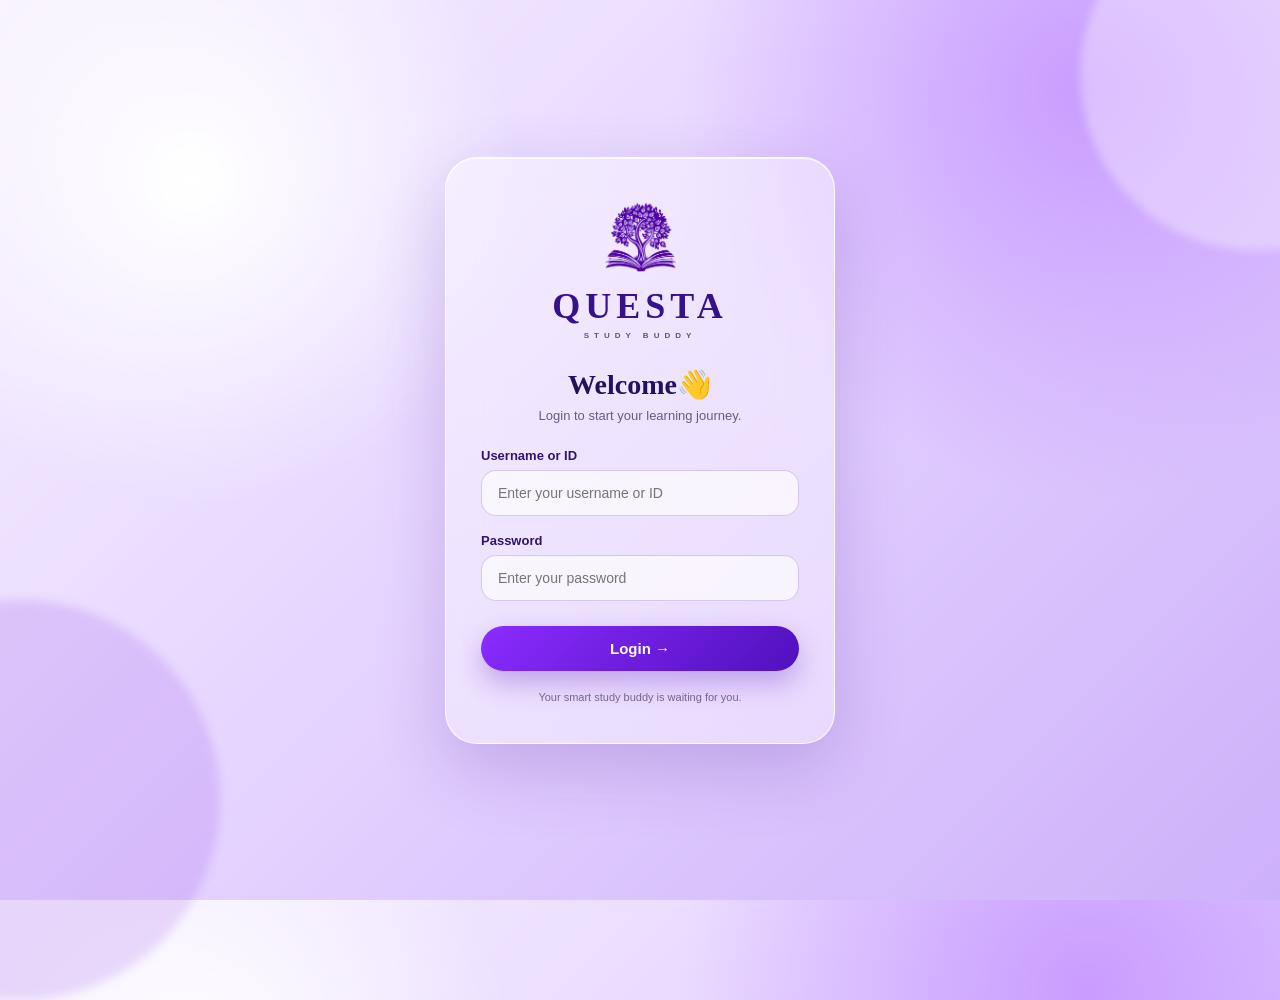
<file: docs/index.html>
<!DOCTYPE html>
<html lang="en">
<head>
    <meta charset="UTF-8">
    <meta name="viewport" content="width=device-width, initial-scale=1.0">
    <link rel="icon" href="ChatGPT Image Sep 13, 2026, 09_36_11 PM.png">
    <title>QUESTA - Study Buddy</title>
</head>
<body>
    <!DOCTYPE html>
<html lang="en">
<head>
    <meta charset="UTF-8">
    <meta name="viewport" content="width=device-width, initial-scale=1.0">

    <title>QUESTA - Login</title>

    <style>
        * {
            margin: 0;
            padding: 0;
            box-sizing: border-box;
        }

        body {
            min-height: 100vh;
            display: flex;
            justify-content: center;
            align-items: center;

            font-family: Arial, sans-serif;

            background:
                radial-gradient(circle at 15% 20%, #ffffff 0%, transparent 25%),
                radial-gradient(circle at 85% 10%, #c99cff 0%, transparent 30%),
                linear-gradient(135deg, #f7f1ff, #e4d2ff, #cdb0fa);

            overflow: hidden;
        }

        /* Background circles */

        body::before {
            content: "";
            position: absolute;

            width: 400px;
            height: 400px;

            left: -180px;
            bottom: -100px;

            border-radius: 50%;

            background: rgba(126, 44, 220, 0.15);

            filter: blur(5px);
        }

        body::after {
            content: "";
            position: absolute;

            width: 350px;
            height: 350px;

            right: -150px;
            top: -100px;

            border-radius: 50%;

            background: rgba(255, 255, 255, 0.35);

            filter: blur(5px);
        }

        /* Login Card */

        .login-card {
            position: relative;
            z-index: 2;

            width: 390px;
            max-width: 90%;

            padding: 40px 35px;

            text-align: center;

            border-radius: 32px;

            background: rgba(255, 255, 255, 0.38);

            border: 1px solid rgba(255, 255, 255, 0.8);

            backdrop-filter: blur(25px);
            -webkit-backdrop-filter: blur(25px);

            box-shadow:
                0 25px 70px rgba(70, 25, 140, 0.20),
                inset 0 1px 0 rgba(255,255,255,0.8);
        }

        /* Logo */

        .questa-logo img {
            width: 75px;
            height: 75px;

            object-fit: contain;

            margin-bottom: 8px;
        }

        .questa-logo h1 {
            font-family: Georgia, serif;

            font-size: 36px;

            letter-spacing: 5px;

            color: #35118c;
        }

        .questa-logo span {
            display: block;

            margin-top: 4px;

            font-size: 8px;

            letter-spacing: 5px;

            font-weight: bold;

            color: #654a91;
        }

        /* Heading */

        .login-card h2 {
            margin-top: 28px;

            font-family: Georgia, serif;

            font-size: 28px;

            color: #24105d;
        }

        .login-card p {
            margin-top: 7px;
            margin-bottom: 25px;

            font-size: 13px;

            color: #6b5a83;
        }

        /* Input Box */

        .input-box {
            text-align: left;

            margin-bottom: 17px;
        }

        .input-box label {
            display: block;

            margin-bottom: 7px;

            font-size: 13px;

            font-weight: 600;

            color: #32136d;
        }

        .input-box input {
            width: 100%;

            padding: 14px 16px;

            border: 1px solid rgba(111, 60, 180, 0.25);

            border-radius: 15px;

            outline: none;

            font-size: 14px;

            color: #29105e;

            background: rgba(255, 255, 255, 0.65);

            transition: 0.3s;
        }

        .input-box input:focus {
            border-color: #7526df;

            box-shadow:
                0 0 0 4px rgba(117, 38, 223, 0.10);
        }

        /* Login Button */

        .login-btn {
            width: 100%;

            margin-top: 8px;

            padding: 14px;

            border: none;

            border-radius: 30px;

            background:
                linear-gradient(
                    135deg,
                    #8b2cff,
                    #5010bd
                );

            color: white;

            font-size: 15px;

            font-weight: bold;

            cursor: pointer;

            box-shadow:
                0 12px 28px rgba(90, 20, 190, 0.30);

            transition: 0.3s;
        }

        .login-btn:hover {
            transform: translateY(-3px);

            box-shadow:
                0 17px 35px rgba(90, 20, 190, 0.40);
        }

        /* Bottom Text */

        .bottom-text {
            margin-top: 20px;

            font-size: 11px;

            color: #75648b;
        }

        /* Mobile */

        @media (max-width: 500px) {

            .login-card {
                padding: 32px 24px;
            }

            .questa-logo img {
                width: 65px;
                height: 65px;
            }

            .questa-logo h1 {
                font-size: 30px;
            }
        }

    </style>
</head>

<body>

    <!-- LOGIN CARD -->

    <div class="login-card">

        <!-- QUESTA LOGO -->

        <div class="questa-logo">

            <img src="ChatGPT Image Sep 13, 2026, 10_13_04 PM.png" alt="QUESTA Logo">

            <h1>QUESTA</h1>

            <span>STUDY BUDDY</span>

        </div>


        <!-- LOGIN TITLE -->

        <h2>Welcome👋</h2>

        <p>
            Login to start your learning journey.
        </p>


        <!-- USERNAME / ID -->

        <div class="input-box">

            <label for="username">
                Username or ID
            </label>

            <input
                type="text"
                id="username"
                placeholder="Enter your username or ID"
            >

        </div>


        <!-- PASSWORD -->

        <div class="input-box">

            <label for="password">
                Password
            </label>

            <input
                type="password"
                id="password"
                placeholder="Enter your password"
            >

        </div>


        <!-- LOGIN -->

        <button
            class="login-btn"
            onclick="loginUser()"
        >
            Login →
        </button>


        <div class="bottom-text">
            Your smart study buddy is waiting for you.
        </div>

    </div>


    <!-- JAVASCRIPT -->

    <script>

        function loginUser() {

            const username =
                document.getElementById("username").value.trim();

            const password =
                document.getElementById("password").value.trim();


            if (username === "" || password === "") {

                alert("😊Please enter your username🪴 and password🔑.");

                return;
            }


            /*
             * For now this is a front-end prototype.
             * It will open your main homepage.
             */

            window.location.href = "index1.html";

        }

    </script>
</body>
</html>
</file>
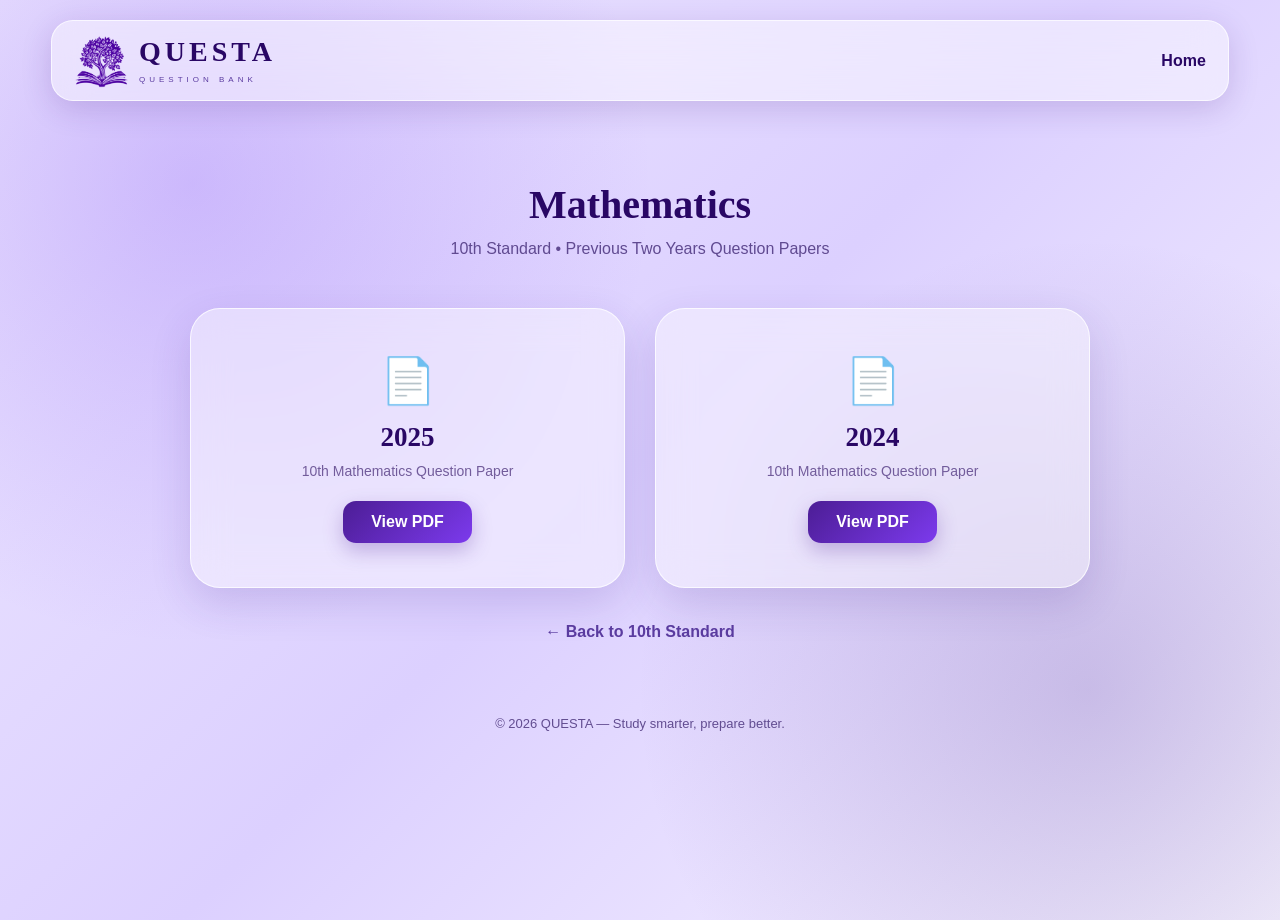
<file: docs/10th.html>
<!DOCTYPE html>
<html lang="en">
<head>
<meta charset="UTF-8">
<meta name="viewport" content="width=device-width, initial-scale=1.0">

<title>QUESTA - Mathematics</title>
 <link rel="icon" href="ChatGPT Image Sep 13, 2026, 09_36_11 PM.png">

<style>

* {
    margin: 0;
    padding: 0;
    box-sizing: border-box;
}

body {
    font-family: Arial,sans-serif;
    min-height: 100vh;

    background:
        radial-gradient(circle at 15% 20%,rgba(139,92,246,.30),transparent 35%),
        radial-gradient(circle at 85% 75%,rgba(91,60,160,.25),transparent 35%),
        linear-gradient(135deg,#eee8ff,#dcd0ff,#f7f4ff);

    color: #290765;
}

/* NAVBAR */

.navbar {
    width: 92%;
    margin: 20px auto;
    padding: 12px 22px;

    display: flex;
    align-items: center;
    justify-content: space-between;

    background: rgba(255,255,255,.45);
    backdrop-filter: blur(18px);

    border: 1px solid rgba(255,255,255,.7);
    border-radius: 22px;

    box-shadow: 0 8px 30px rgba(70,30,130,.18);
}

.logo-area {
    display: flex;
    align-items: center;
    gap: 10px;
}

.logo-area img {
    width: 55px;
    height: 55px;
    object-fit: contain;
}

.logo-text h1 {
    font-family: Georgia,serif;
    font-size: 28px;
    letter-spacing: 4px;
}

.logo-text span {
    font-size: 8px;
    letter-spacing: 4px;
    color: #5b3ca0;
}

.nav-right {
    display: flex;
    gap: 15px;
    align-items: center;
}

.nav-right a {
    text-decoration: none;
    color: #290765;
    font-weight: bold;
}

.theme-btn {
    border: none;
    background: rgba(255,255,255,.6);

    width: 42px;
    height: 42px;

    border-radius: 50%;
    cursor: pointer;

    font-size: 20px;
}

/* HEADER */

.header {
    text-align: center;
    padding: 60px 20px 40px;
}

.header h2 {
    font-family: Georgia,serif;
    font-size: 40px;
    margin-bottom: 12px;
}

.header p {
    color: #604a91;
}

/* YEAR BOXES */

.year-container {
    width: 85%;
    max-width: 900px;

    margin: 10px auto 80px;

    display: grid;
    grid-template-columns: repeat(2,1fr);

    gap: 30px;
}

.year-card {
    min-height: 280px;

    padding: 35px;

    display: flex;
    flex-direction: column;
    align-items: center;
    justify-content: center;

    text-align: center;

    background: rgba(255,255,255,.43);
    backdrop-filter: blur(18px);

    border: 1px solid rgba(255,255,255,.75);
    border-radius: 30px;

    box-shadow: 0 15px 40px rgba(70,35,140,.16);

    transition: .35s;
}

.year-card:hover {
    transform: translateY(-10px) scale(1.02);

    box-shadow:
        0 22px 45px rgba(78,38,160,.25),
        0 0 30px rgba(130,80,230,.22);
}

.year-icon {
    font-size: 45px;
    margin-bottom: 15px;
}

.year-card h3 {
    font-family: Georgia,serif;
    font-size: 27px;
    margin-bottom: 10px;
}

.year-card p {
    color: #725c9b;
    margin-bottom: 22px;
    font-size: 14px;
}

.pdf-btn {
    text-decoration: none;

    background: linear-gradient(135deg,#4c1d95,#7c3aed);

    color: white;

    padding: 12px 28px;

    border-radius: 13px;

    font-weight: bold;

    box-shadow: 0 8px 20px rgba(76,29,149,.28);

    transition: .3s;
}

.pdf-btn:hover {
    transform: translateY(-3px);
    box-shadow: 0 12px 28px rgba(76,29,149,.4);
}

.back {
    display: block;

    width: fit-content;

    margin: -45px auto 50px;

    text-decoration: none;

    color: #5b3ca0;

    font-weight: bold;
}

footer {
    text-align: center;
    padding: 25px;
    color: #624d91;
    font-size: 13px;
}

/* MOBILE */

@media(max-width:650px) {

    .year-container {
        grid-template-columns: 1fr;
        width: 85%;
    }

    .header h2 {
        font-size: 32px;
    }

    .nav-right a {
        display: none;
    }
}


</style>
</head>

<body>


<nav class="navbar">

    <div class="logo-area">

        <img src="ChatGPT Image Sep 13, 2026, 10_13_04 PM.png" alt="QUESTA">
        <div class="logo-text">
            <h1>QUESTA</h1>
            <span>QUESTION BANK</span>
        </div>

    </div>

    <div class="nav-right">

        <a href="index.html">Home</a>

        


    </div>

</nav>


<section class="header">

    <h2>Mathematics</h2>

    <p>
        10th Standard • Previous Two Years Question Papers
    </p>

</section>


<section class="year-container">


    <!-- 2025 -->

    <div class="year-card">

        <div class="year-icon">📄</div>

        <h3>2025</h3>

        <p>10th Mathematics Question Paper</p>

        <a
        href="10th-Maths-Public-Exam-April-2025-Original-Question-Paper-PDF-Download.pdf"
        target="_blank"
        class="pdf-btn">

        View PDF

        </a>

    </div>


    <!-- 2024 -->

    <div class="year-card">

        <div class="year-icon">📄</div>

        <h3>2024</h3>

        <p>10th Mathematics Question Paper</p>

        <a
        href="10th-Maths-Public-Exam-April-2024-Original-Question-Paper-PDF.pdf"
        target="_blank"
        class="pdf-btn">

        View PDF

        </a>

    </div>


</section>


<a href="question-banks.html" class="back">
    ← Back to 10th Standard
</a>


<footer>
    © 2026 QUESTA — Study smarter, prepare better.
</footer>

</body>
</html>
</file>
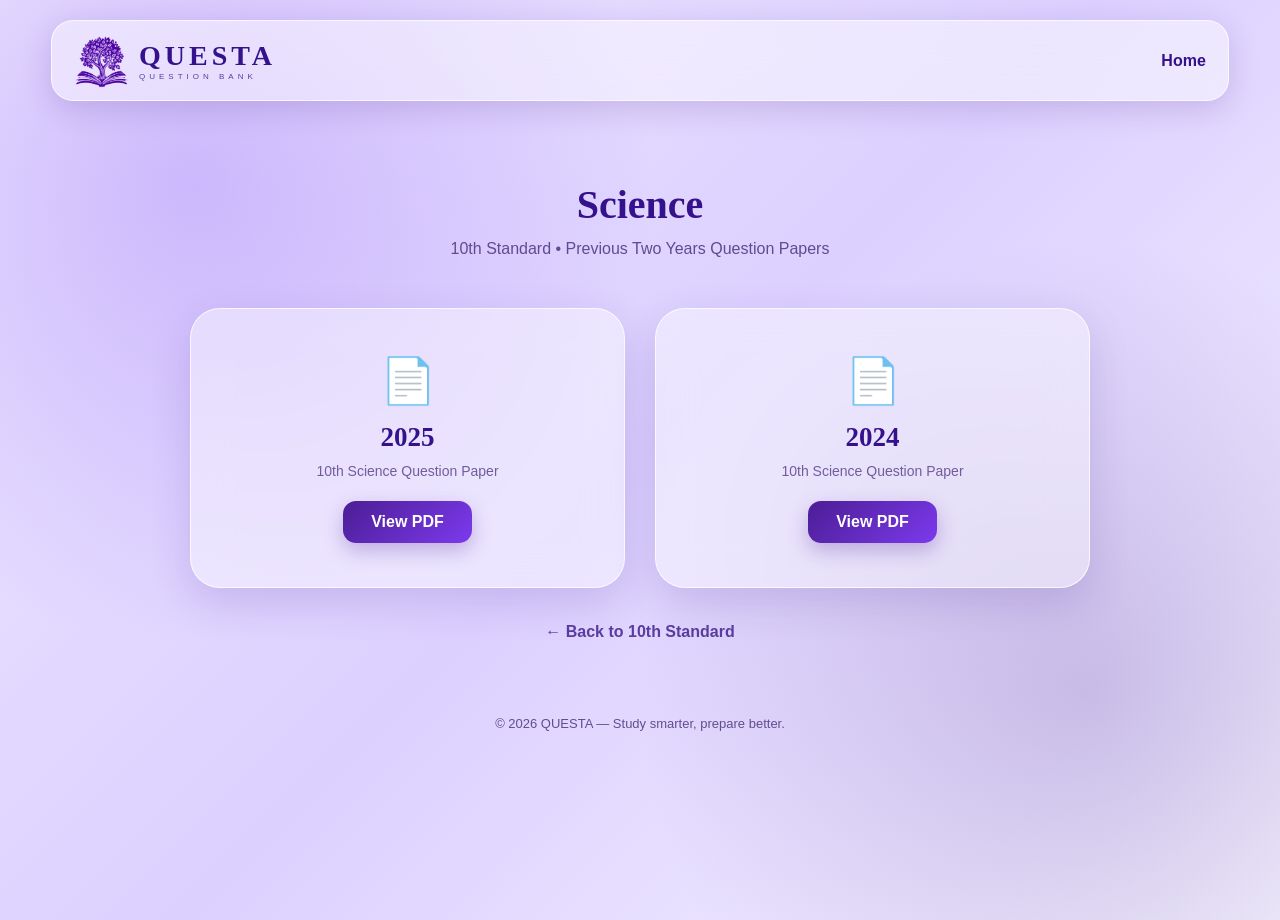
<file: docs/10th1.html>
<title>QUESTA - Science</title>
 <link rel="icon" href="ChatGPT Image Sep 13, 2026, 09_36_11 PM.png">

<style>

* {
    margin: 0;
    padding: 0;
    box-sizing: border-box;
}

body {
    font-family: Arial,sans-serif;
    min-height: 100vh;

    background:
        radial-gradient(circle at 15% 20%,rgba(139,92,246,.30),transparent 35%),
        radial-gradient(circle at 85% 75%,rgba(91,60,160,.25),transparent 35%),
        linear-gradient(135deg,#eee8ff,#dcd0ff,#f7f4ff);

    color: #35118c;
}

/* NAVBAR */

.navbar {
    width: 92%;
    margin: 20px auto;
    padding: 12px 22px;

    display: flex;
    align-items: center;
    justify-content: space-between;

    background: rgba(255,255,255,.45);
    backdrop-filter: blur(18px);

    border: 1px solid rgba(255,255,255,.7);
    border-radius: 22px;

    box-shadow: 0 8px 30px rgba(70,30,130,.18);
}

.logo-area {
    display: flex;
    align-items: center;
    gap: 10px;
}

.logo-area img {
    width: 55px;
    height: 55px;
    object-fit: contain;
}

.logo-text h1 {
    font-family: Georgia,serif;
    font-size: 28px;
    letter-spacing: 4px;
}

.logo-text span {
    font-size: 8px;
    letter-spacing: 4px;
    color: #5b3ca0;
}

.nav-right {
    display: flex;
    gap: 15px;
    align-items: center;
}

.nav-right a {
    text-decoration: none;
    color: #35118c;
    font-weight: bold;
}

.theme-btn {
    border: none;
    background: rgba(255,255,255,.6);

    width: 42px;
    height: 42px;

    border-radius: 50%;
    cursor: pointer;

    font-size: 20px;
}

/* HEADER */

.header {
    text-align: center;
    padding: 60px 20px 40px;
}

.header h2 {
    font-family: Georgia,serif;
    font-size: 40px;
    margin-bottom: 12px;
}

.header p {
    color: #604a91;
}

/* YEAR BOXES */

.year-container {
    width: 85%;
    max-width: 900px;

    margin: 10px auto 80px;

    display: grid;
    grid-template-columns: repeat(2,1fr);

    gap: 30px;
}

.year-card {
    min-height: 280px;

    padding: 35px;

    display: flex;
    flex-direction: column;
    align-items: center;
    justify-content: center;

    text-align: center;

    background: rgba(255,255,255,.43);
    backdrop-filter: blur(18px);

    border: 1px solid rgba(255,255,255,.75);
    border-radius: 30px;

    box-shadow: 0 15px 40px rgba(70,35,140,.16);

    transition: .35s;
}

.year-card:hover {
    transform: translateY(-10px) scale(1.02);

    box-shadow:
        0 22px 45px rgba(78,38,160,.25),
        0 0 30px rgba(130,80,230,.22);
}

.year-icon {
    font-size: 45px;
    margin-bottom: 15px;
}

.year-card h3 {
    font-family: Georgia,serif;
    font-size: 27px;
    margin-bottom: 10px;
}

.year-card p {
    color: #725c9b;
    margin-bottom: 22px;
    font-size: 14px;
}

.pdf-btn {
    text-decoration: none;

    background: linear-gradient(135deg,#4c1d95,#7c3aed);

    color: white;

    padding: 12px 28px;

    border-radius: 13px;

    font-weight: bold;

    box-shadow: 0 8px 20px rgba(76,29,149,.28);

    transition: .3s;
}

.pdf-btn:hover {
    transform: translateY(-3px);
    box-shadow: 0 12px 28px rgba(76,29,149,.4);
}

.back {
    display: block;

    width: fit-content;

    margin: -45px auto 50px;

    text-decoration: none;

    color: #5b3ca0;

    font-weight: bold;
}

footer {
    text-align: center;
    padding: 25px;
    color: #624d91;
    font-size: 13px;
}

/* MOBILE */

@media(max-width:650px) {

    .year-container {
        grid-template-columns: 1fr;
        width: 85%;
    }

    .header h2 {
        font-size: 32px;
    }

    .nav-right a {
        display: none;
    }
}

</style>
</head>

<body>


<nav class="navbar">

    <div class="logo-area">

        <img src="ChatGPT Image Sep 13, 2026, 10_13_04 PM.png" alt="QUESTA">

        <div class="logo-text">
            <h1>QUESTA</h1>
            <span>QUESTION BANK</span>
        </div>

    </div>

    <div class="nav-right">

        <a href="index.html">Home</a>

        


    </div>

</nav>


<section class="header">

    <h2>Science</h2>

    <p>
        10th Standard • Previous Two Years Question Papers
    </p>

</section>


<section class="year-container">


    <!-- 2025 -->

    <div class="year-card">

        <div class="year-icon">📄</div>

        <h3>2025</h3>

        <p>10th Science Question Paper</p>

        <a
        href="10th-Science-Public-Exam-April-2025-Original-Question-Paper-PDF-Download.pdf"
        target="_blank"
        class="pdf-btn">

        View PDF

        </a>

    </div>


    <!-- 2024 -->

    <div class="year-card">

        <div class="year-icon">📄</div>

        <h3>2024</h3>

        <p>10th Science Question Paper</p>

        <a
        href="10th-Science-Public-Exam-April-2024-Original-Question-Paper-PDF-Download.pdf"
        target="_blank"
        class="pdf-btn">

        View PDF

        </a>

    </div>


</section>


<a href="10th.html" class="back">
    ← Back to 10th Standard
</a>


<footer>
    © 2026 QUESTA — Study smarter, prepare better.
</footer>

</body>
</html>
</file>
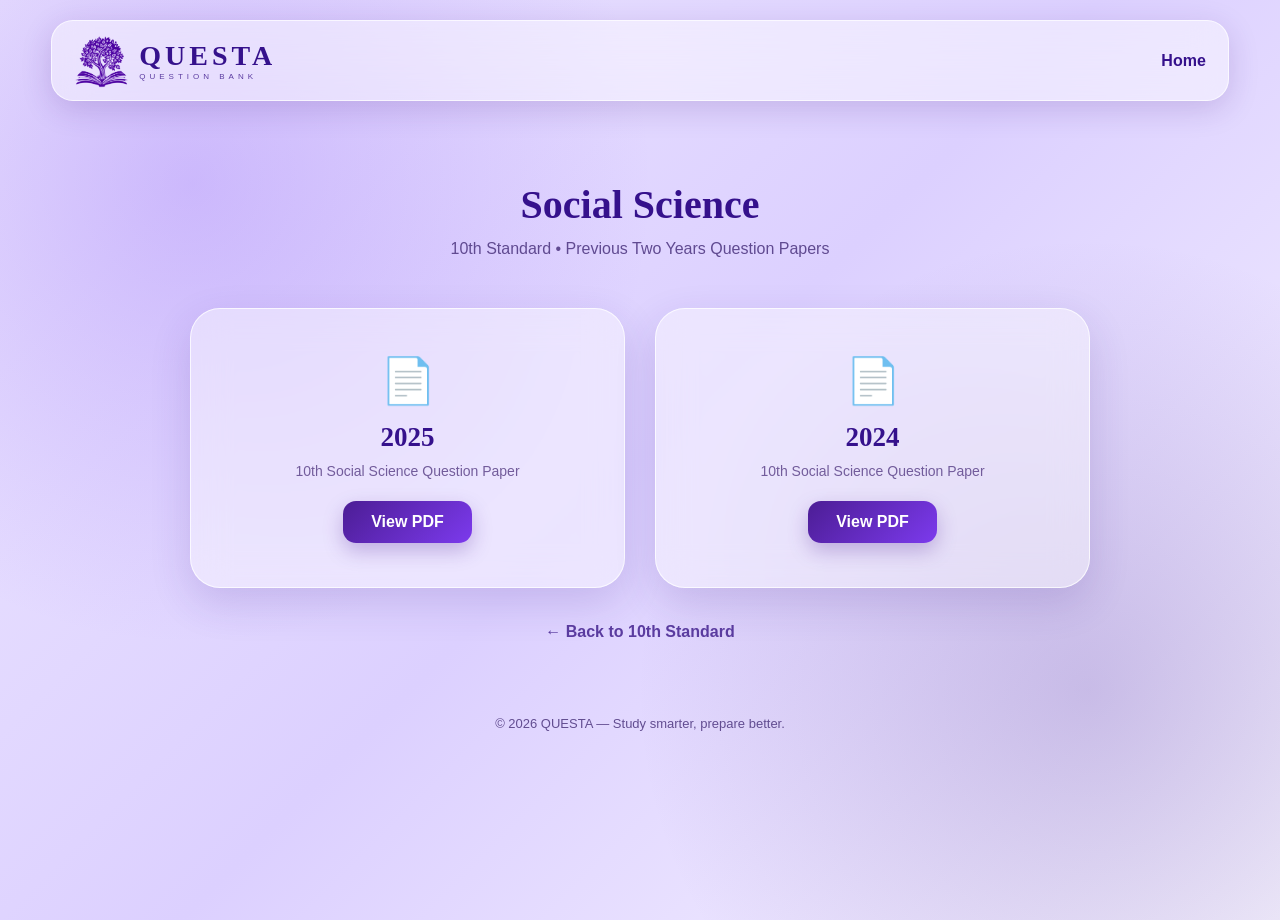
<file: docs/10th2.html>
<title>QUESTA - Social Science</title>
 <link rel="icon" href="ChatGPT Image Sep 13, 2026, 09_36_11 PM.png">

<style>

* {
    margin: 0;
    padding: 0;
    box-sizing: border-box;
}

body {
    font-family: Arial,sans-serif;
    min-height: 100vh;

    background:
        radial-gradient(circle at 15% 20%,rgba(139,92,246,.30),transparent 35%),
        radial-gradient(circle at 85% 75%,rgba(91,60,160,.25),transparent 35%),
        linear-gradient(135deg,#eee8ff,#dcd0ff,#f7f4ff);

    color: #35118c;
}

/* NAVBAR */

.navbar {
    width: 92%;
    margin: 20px auto;
    padding: 12px 22px;

    display: flex;
    align-items: center;
    justify-content: space-between;

    background: rgba(255,255,255,.45);
    backdrop-filter: blur(18px);

    border: 1px solid rgba(255,255,255,.7);
    border-radius: 22px;

    box-shadow: 0 8px 30px rgba(70,30,130,.18);
}

.logo-area {
    display: flex;
    align-items: center;
    gap: 10px;
}

.logo-area img {
    width: 55px;
    height: 55px;
    object-fit: contain;
}

.logo-text h1 {
    font-family: Georgia,serif;
    font-size: 28px;
    letter-spacing: 4px;
}

.logo-text span {
    font-size: 8px;
    letter-spacing: 4px;
    color: #5b3ca0;
}

.nav-right {
    display: flex;
    gap: 15px;
    align-items: center;
}

.nav-right a {
    text-decoration: none;
    color: #35118c;
    font-weight: bold;
}

.theme-btn {
    border: none;
    background: rgba(255,255,255,.6);

    width: 42px;
    height: 42px;

    border-radius: 50%;
    cursor: pointer;

    font-size: 20px;
}

/* HEADER */

.header {
    text-align: center;
    padding: 60px 20px 40px;
}

.header h2 {
    font-family: Georgia,serif;
    font-size: 40px;
    margin-bottom: 12px;
}

.header p {
    color: #604a91;
}

/* YEAR BOXES */

.year-container {
    width: 85%;
    max-width: 900px;

    margin: 10px auto 80px;

    display: grid;
    grid-template-columns: repeat(2,1fr);

    gap: 30px;
}

.year-card {
    min-height: 280px;

    padding: 35px;

    display: flex;
    flex-direction: column;
    align-items: center;
    justify-content: center;

    text-align: center;

    background: rgba(255,255,255,.43);
    backdrop-filter: blur(18px);

    border: 1px solid rgba(255,255,255,.75);
    border-radius: 30px;

    box-shadow: 0 15px 40px rgba(70,35,140,.16);

    transition: .35s;
}

.year-card:hover {
    transform: translateY(-10px) scale(1.02);

    box-shadow:
        0 22px 45px rgba(78,38,160,.25),
        0 0 30px rgba(130,80,230,.22);
}

.year-icon {
    font-size: 45px;
    margin-bottom: 15px;
}

.year-card h3 {
    font-family: Georgia,serif;
    font-size: 27px;
    margin-bottom: 10px;
}

.year-card p {
    color: #725c9b;
    margin-bottom: 22px;
    font-size: 14px;
}

.pdf-btn {
    text-decoration: none;

    background: linear-gradient(135deg,#4c1d95,#7c3aed);

    color: white;

    padding: 12px 28px;

    border-radius: 13px;

    font-weight: bold;

    box-shadow: 0 8px 20px rgba(76,29,149,.28);

    transition: .3s;
}

.pdf-btn:hover {
    transform: translateY(-3px);
    box-shadow: 0 12px 28px rgba(76,29,149,.4);
}

.back {
    display: block;

    width: fit-content;

    margin: -45px auto 50px;

    text-decoration: none;

    color: #5b3ca0;

    font-weight: bold;
}

footer {
    text-align: center;
    padding: 25px;
    color: #624d91;
    font-size: 13px;
}

/* MOBILE */

@media(max-width:650px) {

    .year-container {
        grid-template-columns: 1fr;
        width: 85%;
    }

    .header h2 {
        font-size: 32px;
    }

    .nav-right a {
        display: none;
    }
}

</style>
</head>

<body>


<nav class="navbar">

    <div class="logo-area">

        <img src="ChatGPT Image Sep 13, 2026, 10_13_04 PM.png" alt="QUESTA">

        <div class="logo-text">
            <h1>QUESTA</h1>
            <span>QUESTION BANK</span>
        </div>

    </div>

    <div class="nav-right">

        <a href="index.html">Home</a>

        


    </div>

</nav>


<section class="header">

    <h2>Social Science</h2>

    <p>
        10th Standard • Previous Two Years Question Papers
    </p>

</section>


<section class="year-container">


    <!-- 2025 -->

    <div class="year-card">

        <div class="year-icon">📄</div>

        <h3>2025</h3>

        <p>10th Social Science Question Paper</p>

        <a
        href="10th-Social-science-Public-Exam-April-2025-Original-Question-Paper-PDF-Download.pdf"
        target="_blank"
        class="pdf-btn">

        View PDF

        </a>

    </div>


    <!-- 2024 -->

    <div class="year-card">

        <div class="year-icon">📄</div>

        <h3>2024</h3>

        <p>10th Social Science Question Paper</p>

        <a
        href="10th-Social-science-Public-Exam-April-2025-Original-Question-Paper-PDF-Download.pdf"
        target="_blank"
        class="pdf-btn">

        View PDF

        </a>

    </div>


</section>


<a href="10th.html" class="back">
    ← Back to 10th Standard
</a>


<footer>
    © 2026 QUESTA — Study smarter, prepare better.
</footer>

</body>
</html>
</file>
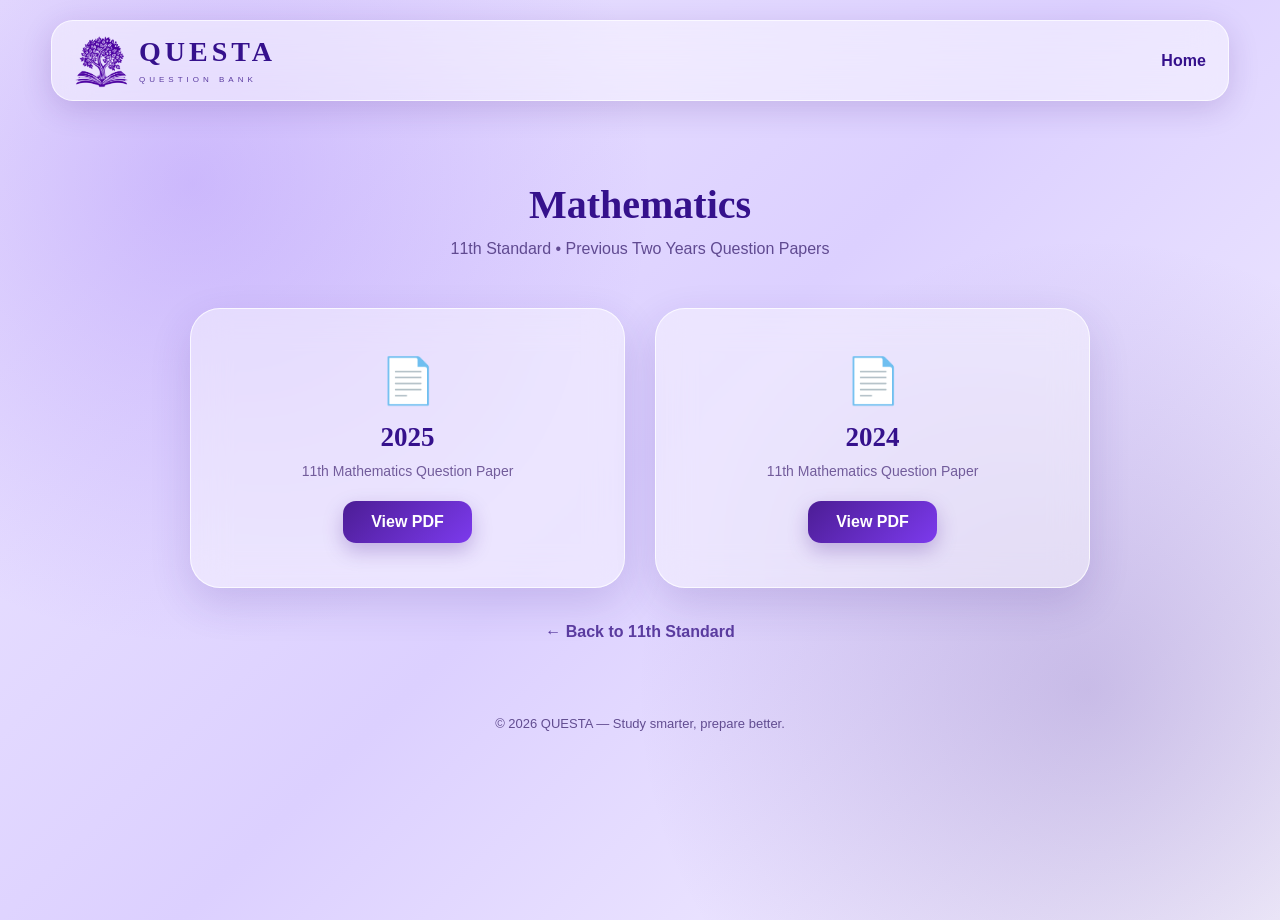
<file: docs/11th.html>
<!DOCTYPE html>
<html lang="en">
<head>
<meta charset="UTF-8">
<meta name="viewport" content="width=device-width, initial-scale=1.0">

<title>QUESTA - Mathematics</title>
 <link rel="icon" href="ChatGPT Image Sep 13, 2026, 09_36_11 PM.png">

<style>

* {
    margin: 0;
    padding: 0;
    box-sizing: border-box;
}

body {
    font-family: Arial,sans-serif;
    min-height: 100vh;

    background:
        radial-gradient(circle at 15% 20%,rgba(139,92,246,.30),transparent 35%),
        radial-gradient(circle at 85% 75%,rgba(91,60,160,.25),transparent 35%),
        linear-gradient(135deg,#eee8ff,#dcd0ff,#f7f4ff);

    color: #35118c;
}

/* NAVBAR */

.navbar {
    width: 92%;
    margin: 20px auto;
    padding: 12px 22px;

    display: flex;
    align-items: center;
    justify-content: space-between;

    background: rgba(255,255,255,.45);
    backdrop-filter: blur(18px);

    border: 1px solid rgba(255,255,255,.7);
    border-radius: 22px;

    box-shadow: 0 8px 30px rgba(70,30,130,.18);
}

.logo-area {
    display: flex;
    align-items: center;
    gap: 10px;
}

.logo-area img {
    width: 55px;
    height: 55px;
    object-fit: contain;
}

.logo-text h1 {
    font-family: Georgia,serif;
    font-size: 28px;
    letter-spacing: 4px;
}

.logo-text span {
    font-size: 8px;
    letter-spacing: 4px;
    color: #5b3ca0;
}

.nav-right {
    display: flex;
    gap: 15px;
    align-items: center;
}

.nav-right a {
    text-decoration: none;
    color: #35118c;
    font-weight: bold;
}

.theme-btn {
    border: none;
    background: rgba(255,255,255,.6);

    width: 42px;
    height: 42px;

    border-radius: 50%;
    cursor: pointer;

    font-size: 20px;
}

/* HEADER */

.header {
    text-align: center;
    padding: 60px 20px 40px;
}

.header h2 {
    font-family: Georgia,serif;
    font-size: 40px;
    margin-bottom: 12px;
}

.header p {
    color: #604a91;
}

/* YEAR BOXES */

.year-container {
    width: 85%;
    max-width: 900px;

    margin: 10px auto 80px;

    display: grid;
    grid-template-columns: repeat(2,1fr);

    gap: 30px;
}

.year-card {
    min-height: 280px;

    padding: 35px;

    display: flex;
    flex-direction: column;
    align-items: center;
    justify-content: center;

    text-align: center;

    background: rgba(255,255,255,.43);
    backdrop-filter: blur(18px);

    border: 1px solid rgba(255,255,255,.75);
    border-radius: 30px;

    box-shadow: 0 15px 40px rgba(70,35,140,.16);

    transition: .35s;
}

.year-card:hover {
    transform: translateY(-10px) scale(1.02);

    box-shadow:
        0 22px 45px rgba(78,38,160,.25),
        0 0 30px rgba(130,80,230,.22);
}

.year-icon {
    font-size: 45px;
    margin-bottom: 15px;
}

.year-card h3 {
    font-family: Georgia,serif;
    font-size: 27px;
    margin-bottom: 10px;
}

.year-card p {
    color: #725c9b;
    margin-bottom: 22px;
    font-size: 14px;
}

.pdf-btn {
    text-decoration: none;

    background: linear-gradient(135deg,#4c1d95,#7c3aed);

    color: white;

    padding: 12px 28px;

    border-radius: 13px;

    font-weight: bold;

    box-shadow: 0 8px 20px rgba(76,29,149,.28);

    transition: .3s;
}

.pdf-btn:hover {
    transform: translateY(-3px);
    box-shadow: 0 12px 28px rgba(76,29,149,.4);
}

.back {
    display: block;

    width: fit-content;

    margin: -45px auto 50px;

    text-decoration: none;

    color: #5b3ca0;

    font-weight: bold;
}

footer {
    text-align: center;
    padding: 25px;
    color: #624d91;
    font-size: 13px;
}

/* MOBILE */

@media(max-width:650px) {

    .year-container {
        grid-template-columns: 1fr;
        width: 85%;
    }

    .header h2 {
        font-size: 32px;
    }

    .nav-right a {
        display: none;
    }
}


</style>
</head>

<body>


<nav class="navbar">

    <div class="logo-area">

        <img src="ChatGPT Image Sep 13, 2026, 10_13_04 PM.png" alt="QUESTA">
        <div class="logo-text">
            <h1>QUESTA</h1>
            <span>QUESTION BANK</span>
        </div>

    </div>

    <div class="nav-right">

        <a href="index.html">Home</a>

        


    </div>

</nav>


<section class="header">

    <h2>Mathematics</h2>

    <p>
        11th Standard • Previous Two Years Question Papers
    </p>

</section>


<section class="year-container">


    <!-- 2025 -->

    <div class="year-card">

        <div class="year-icon">📄</div>

        <h3>2025</h3>

        <p>11th Mathematics Question Paper</p>

        <a
        href="11th-Mathematics-Public-Exam-March-2025-Qriginal-Question-Paper-PDF-Download.pdf"
        target="_blank"
        class="pdf-btn">

        View PDF

        </a>

    </div>


    <!-- 2024 -->

    <div class="year-card">

        <div class="year-icon">📄</div>

        <h3>2024</h3>

        <p>11th Mathematics Question Paper</p>

        <a
        href="11th-Maths-Public-Exam-March-2024-Original-Question-Paper-PDF-Download-1.pdf"
        target="_blank"
        class="pdf-btn">

        View PDF

        </a>

    </div>


</section>


<a href="question-banks.html" class="back">
    ← Back to 11th Standard
</a>


<footer>
    © 2026 QUESTA — Study smarter, prepare better.
</footer>

</body>
</html>
</file>
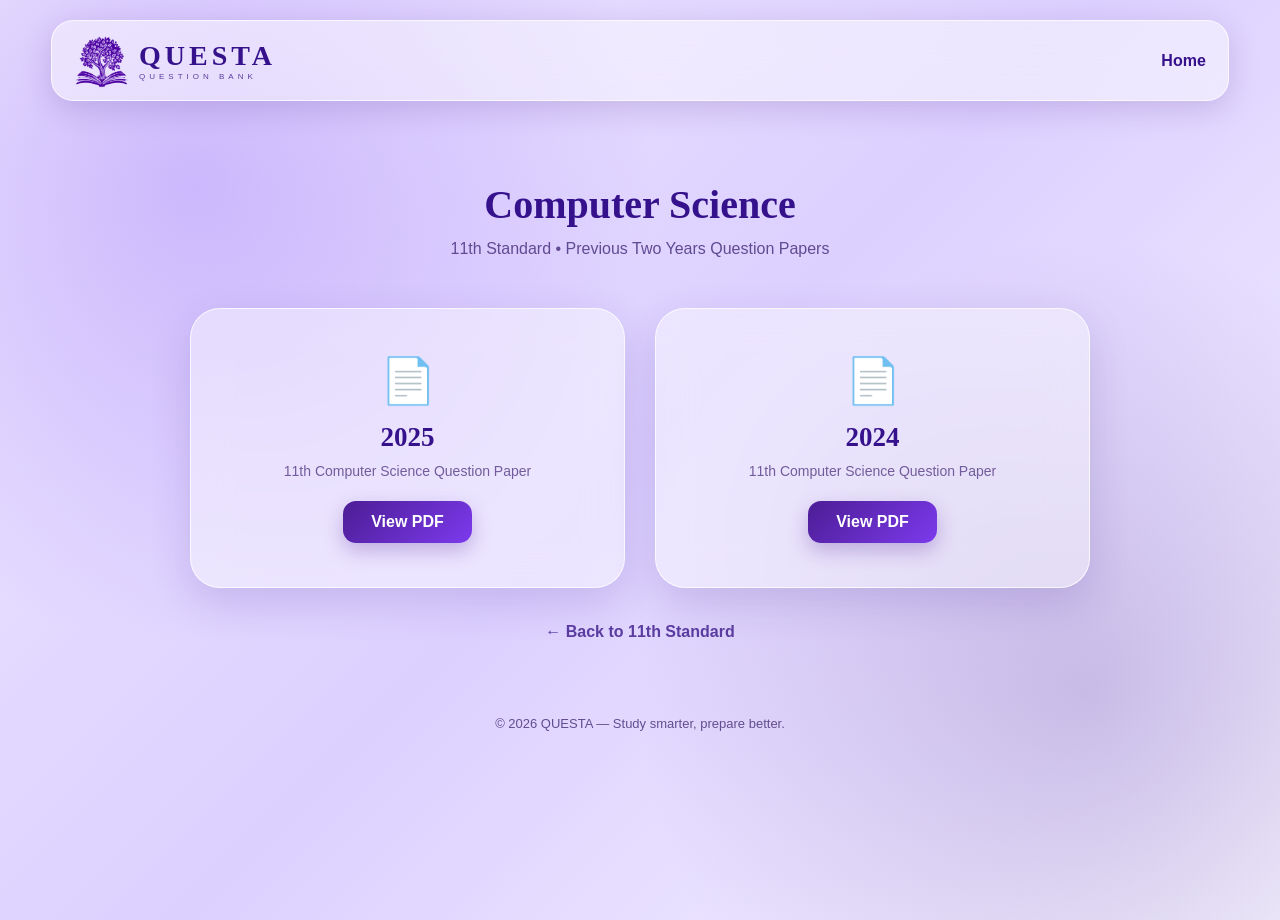
<file: docs/11th1.html>
<title>QUESTA - Science</title>
 <link rel="icon" href="ChatGPT Image Sep 13, 2026, 09_36_11 PM.png">

<style>

* {
    margin: 0;
    padding: 0;
    box-sizing: border-box;
}

body {
    font-family: Arial,sans-serif;
    min-height: 100vh;

    background:
        radial-gradient(circle at 15% 20%,rgba(139,92,246,.30),transparent 35%),
        radial-gradient(circle at 85% 75%,rgba(91,60,160,.25),transparent 35%),
        linear-gradient(135deg,#eee8ff,#dcd0ff,#f7f4ff);

    color: #35118c;
}

/* NAVBAR */

.navbar {
    width: 92%;
    margin: 20px auto;
    padding: 12px 22px;

    display: flex;
    align-items: center;
    justify-content: space-between;

    background: rgba(255,255,255,.45);
    backdrop-filter: blur(18px);

    border: 1px solid rgba(255,255,255,.7);
    border-radius: 22px;

    box-shadow: 0 8px 30px rgba(70,30,130,.18);
}

.logo-area {
    display: flex;
    align-items: center;
    gap: 10px;
}

.logo-area img {
    width: 55px;
    height: 55px;
    object-fit: contain;
}

.logo-text h1 {
    font-family: Georgia,serif;
    font-size: 28px;
    letter-spacing: 4px;
}

.logo-text span {
    font-size: 8px;
    letter-spacing: 4px;
    color: #5b3ca0;
}

.nav-right {
    display: flex;
    gap: 15px;
    align-items: center;
}

.nav-right a {
    text-decoration: none;
    color: #35118c;
    font-weight: bold;
}

.theme-btn {
    border: none;
    background: rgba(255,255,255,.6);

    width: 42px;
    height: 42px;

    border-radius: 50%;
    cursor: pointer;

    font-size: 20px;
}

/* HEADER */

.header {
    text-align: center;
    padding: 60px 20px 40px;
}

.header h2 {
    font-family: Georgia,serif;
    font-size: 40px;
    margin-bottom: 12px;
}

.header p {
    color: #604a91;
}

/* YEAR BOXES */

.year-container {
    width: 85%;
    max-width: 900px;

    margin: 10px auto 80px;

    display: grid;
    grid-template-columns: repeat(2,1fr);

    gap: 30px;
}

.year-card {
    min-height: 280px;

    padding: 35px;

    display: flex;
    flex-direction: column;
    align-items: center;
    justify-content: center;

    text-align: center;

    background: rgba(255,255,255,.43);
    backdrop-filter: blur(18px);

    border: 1px solid rgba(255,255,255,.75);
    border-radius: 30px;

    box-shadow: 0 15px 40px rgba(70,35,140,.16);

    transition: .35s;
}

.year-card:hover {
    transform: translateY(-10px) scale(1.02);

    box-shadow:
        0 22px 45px rgba(78,38,160,.25),
        0 0 30px rgba(130,80,230,.22);
}

.year-icon {
    font-size: 45px;
    margin-bottom: 15px;
}

.year-card h3 {
    font-family: Georgia,serif;
    font-size: 27px;
    margin-bottom: 10px;
}

.year-card p {
    color: #725c9b;
    margin-bottom: 22px;
    font-size: 14px;
}

.pdf-btn {
    text-decoration: none;

    background: linear-gradient(135deg,#4c1d95,#7c3aed);

    color: white;

    padding: 12px 28px;

    border-radius: 13px;

    font-weight: bold;

    box-shadow: 0 8px 20px rgba(76,29,149,.28);

    transition: .3s;
}

.pdf-btn:hover {
    transform: translateY(-3px);
    box-shadow: 0 12px 28px rgba(76,29,149,.4);
}

.back {
    display: block;

    width: fit-content;

    margin: -45px auto 50px;

    text-decoration: none;

    color: #5b3ca0;

    font-weight: bold;
}

footer {
    text-align: center;
    padding: 25px;
    color: #624d91;
    font-size: 13px;
}

/* MOBILE */

@media(max-width:650px) {

    .year-container {
        grid-template-columns: 1fr;
        width: 85%;
    }

    .header h2 {
        font-size: 32px;
    }

    .nav-right a {
        display: none;
    }
}

</style>
</head>

<body>


<nav class="navbar">

    <div class="logo-area">

        <img src="ChatGPT Image Sep 13, 2026, 10_13_04 PM.png" alt="QUESTA">

        <div class="logo-text">
            <h1>QUESTA</h1>
            <span>QUESTION BANK</span>
        </div>

    </div>

    <div class="nav-right">

        <a href="index.html">Home</a>

        


    </div>

</nav>


<section class="header">

    <h2>Computer Science</h2>

    <p>
        11th Standard • Previous Two Years Question Papers
    </p>

</section>


<section class="year-container">


    <!-- 2025 -->

    <div class="year-card">

        <div class="year-icon">📄</div>

        <h3>2025</h3>

        <p>11th Computer Science Question Paper</p>

        <a
        href="11th-Computer-Science-2nd-Revision-Test-2025-Question-Paper-with-Answer-keys-Thenkasi-District-EM-PDF-Download-Here.pdf"
        target="_blank"
        class="pdf-btn">

        View PDF

        </a>

    </div>


    <!-- 2024 -->

    <div class="year-card">

        <div class="year-icon">📄</div>

        <h3>2024</h3>

        <p>11th Computer Science Question Paper</p>

        <a
        href="11th-Computer-Science-Public-Exam-March-2024-Original-Question-Paper-PDF-Download.pdf"
        target="_blank"
        class="pdf-btn">

        View PDF

        </a>

    </div>


</section>


<a href="question-banks.html" class="back">
    ← Back to 11th Standard
</a>


<footer>
    © 2026 QUESTA — Study smarter, prepare better.
</footer>

</body>
</html>
</file>
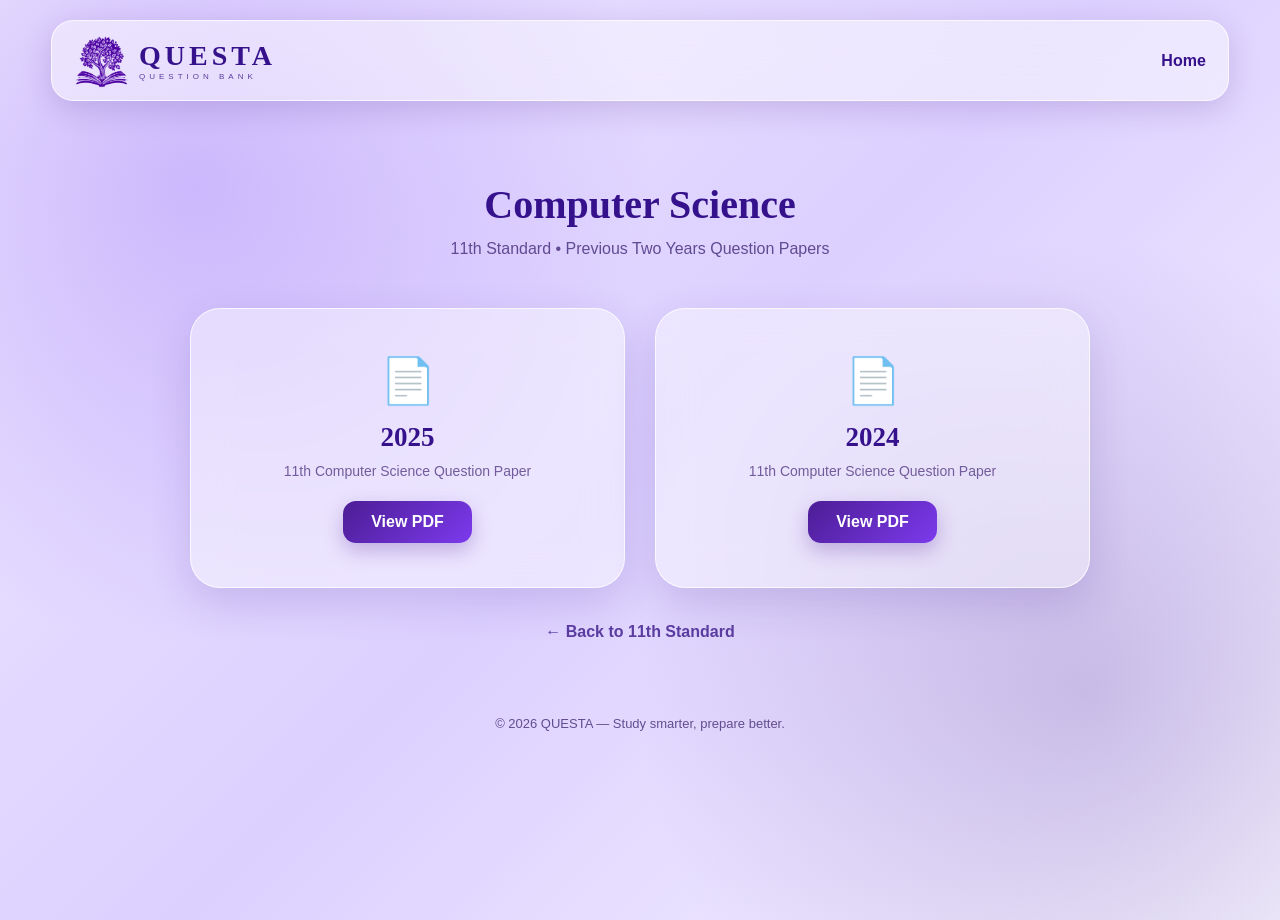
<file: docs/11th2.html>
<title>QUESTA - Science</title>
 <link rel="icon" href="ChatGPT Image Sep 13, 2026, 09_36_11 PM.png">

<style>

* {
    margin: 0;
    padding: 0;
    box-sizing: border-box;
}

body {
    font-family: Arial,sans-serif;
    min-height: 100vh;

    background:
        radial-gradient(circle at 15% 20%,rgba(139,92,246,.30),transparent 35%),
        radial-gradient(circle at 85% 75%,rgba(91,60,160,.25),transparent 35%),
        linear-gradient(135deg,#eee8ff,#dcd0ff,#f7f4ff);

    color: #35118c;
}

/* NAVBAR */

.navbar {
    width: 92%;
    margin: 20px auto;
    padding: 12px 22px;

    display: flex;
    align-items: center;
    justify-content: space-between;

    background: rgba(255,255,255,.45);
    backdrop-filter: blur(18px);

    border: 1px solid rgba(255,255,255,.7);
    border-radius: 22px;

    box-shadow: 0 8px 30px rgba(70,30,130,.18);
}

.logo-area {
    display: flex;
    align-items: center;
    gap: 10px;
}

.logo-area img {
    width: 55px;
    height: 55px;
    object-fit: contain;
}

.logo-text h1 {
    font-family: Georgia,serif;
    font-size: 28px;
    letter-spacing: 4px;
}

.logo-text span {
    font-size: 8px;
    letter-spacing: 4px;
    color: #5b3ca0;
}

.nav-right {
    display: flex;
    gap: 15px;
    align-items: center;
}

.nav-right a {
    text-decoration: none;
    color: #35118c;
    font-weight: bold;
}

.theme-btn {
    border: none;
    background: rgba(255,255,255,.6);

    width: 42px;
    height: 42px;

    border-radius: 50%;
    cursor: pointer;

    font-size: 20px;
}

/* HEADER */

.header {
    text-align: center;
    padding: 60px 20px 40px;
}

.header h2 {
    font-family: Georgia,serif;
    font-size: 40px;
    margin-bottom: 12px;
}

.header p {
    color: #604a91;
}

/* YEAR BOXES */

.year-container {
    width: 85%;
    max-width: 900px;

    margin: 10px auto 80px;

    display: grid;
    grid-template-columns: repeat(2,1fr);

    gap: 30px;
}

.year-card {
    min-height: 280px;

    padding: 35px;

    display: flex;
    flex-direction: column;
    align-items: center;
    justify-content: center;

    text-align: center;

    background: rgba(255,255,255,.43);
    backdrop-filter: blur(18px);

    border: 1px solid rgba(255,255,255,.75);
    border-radius: 30px;

    box-shadow: 0 15px 40px rgba(70,35,140,.16);

    transition: .35s;
}

.year-card:hover {
    transform: translateY(-10px) scale(1.02);

    box-shadow:
        0 22px 45px rgba(78,38,160,.25),
        0 0 30px rgba(130,80,230,.22);
}

.year-icon {
    font-size: 45px;
    margin-bottom: 15px;
}

.year-card h3 {
    font-family: Georgia,serif;
    font-size: 27px;
    margin-bottom: 10px;
}

.year-card p {
    color: #725c9b;
    margin-bottom: 22px;
    font-size: 14px;
}

.pdf-btn {
    text-decoration: none;

    background: linear-gradient(135deg,#4c1d95,#7c3aed);

    color: white;

    padding: 12px 28px;

    border-radius: 13px;

    font-weight: bold;

    box-shadow: 0 8px 20px rgba(76,29,149,.28);

    transition: .3s;
}

.pdf-btn:hover {
    transform: translateY(-3px);
    box-shadow: 0 12px 28px rgba(76,29,149,.4);
}

.back {
    display: block;

    width: fit-content;

    margin: -45px auto 50px;

    text-decoration: none;

    color: #5b3ca0;

    font-weight: bold;
}

footer {
    text-align: center;
    padding: 25px;
    color: #624d91;
    font-size: 13px;
}

/* MOBILE */

@media(max-width:650px) {

    .year-container {
        grid-template-columns: 1fr;
        width: 85%;
    }

    .header h2 {
        font-size: 32px;
    }

    .nav-right a {
        display: none;
    }
}

</style>
</head>

<body>


<nav class="navbar">

    <div class="logo-area">

        <img src="ChatGPT Image Sep 13, 2026, 10_13_04 PM.png" alt="QUESTA">

        <div class="logo-text">
            <h1>QUESTA</h1>
            <span>QUESTION BANK</span>
        </div>

    </div>

    <div class="nav-right">

        <a href="index.html">Home</a>

        


    </div>

</nav>


<section class="header">

    <h2>Computer Science</h2>

    <p>
        11th Standard • Previous Two Years Question Papers
    </p>

</section>


<section class="year-container">


    <!-- 2025 -->

    <div class="year-card">

        <div class="year-icon">📄</div>

        <h3>2025</h3>

        <p>11th Computer Science Question Paper</p>

        <a
        href="11th-Chemistry-Public-Exam-2024-Question-Paper-PDF-Download.pdf"
        target="_blank"
        class="pdf-btn">

        View PDF

        </a>

    </div>


    <!-- 2024 -->

    <div class="year-card">

        <div class="year-icon">📄</div>

        <h3>2024</h3>

        <p>11th Computer Science Question Paper</p>

        <a
        href="11th-Chemistry-Public-Exam-March-2025-Original-Question-Paper-PDF-Dowload.pdf"
        target="_blank"
        class="pdf-btn">

        View PDF

        </a>

    </div>


</section>


<a href="question-banks.html" class="back">
    ← Back to 11th Standard
</a>


<footer>
    © 2026 QUESTA — Study smarter, prepare better.
</footer>

</body>
</html>
</file>
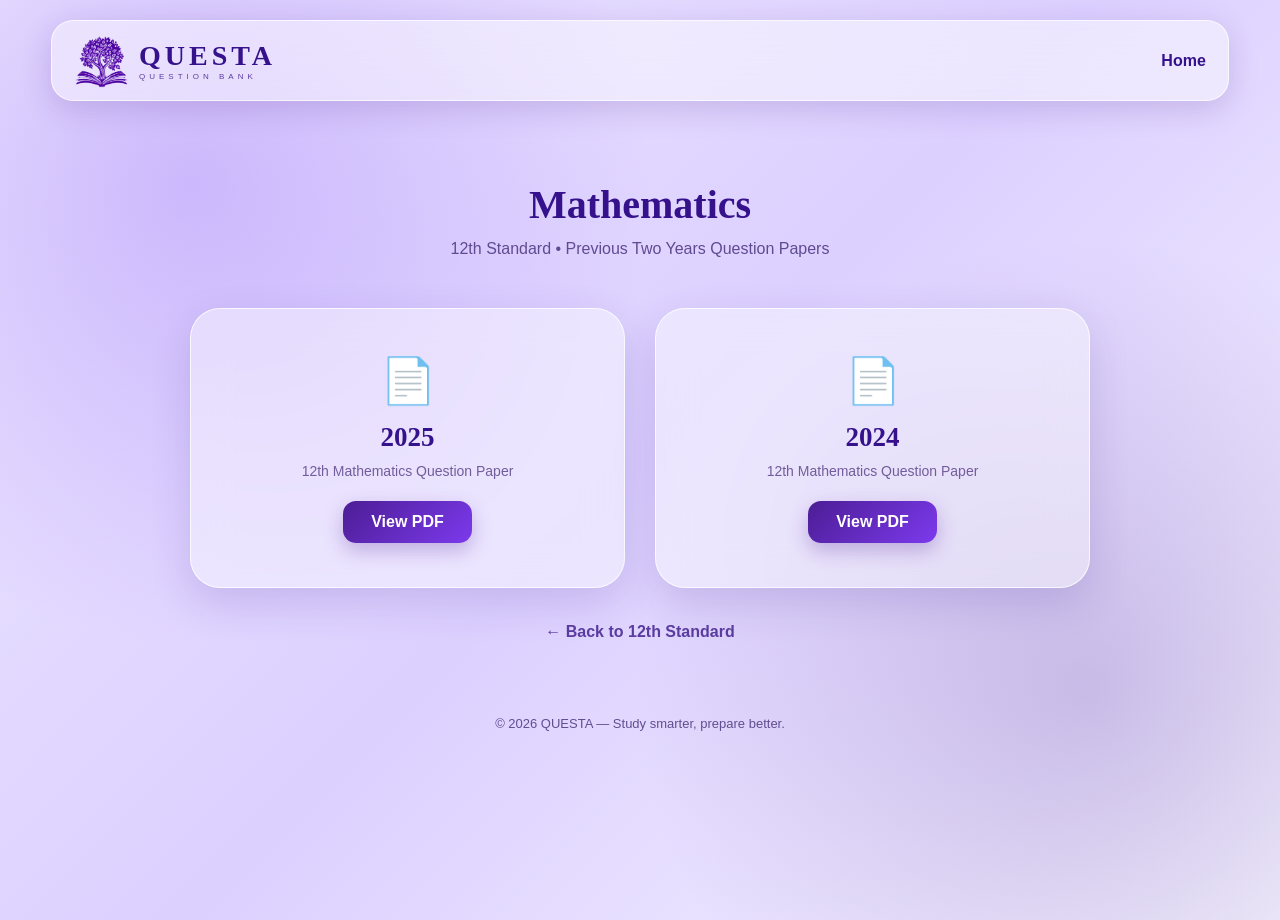
<file: docs/12th.html>
<title>QUESTA - Science</title>
 <link rel="icon" href="ChatGPT Image Sep 13, 2026, 09_36_11 PM.png">

<style>

* {
    margin: 0;
    padding: 0;
    box-sizing: border-box;
}

body {
    font-family: Arial,sans-serif;
    min-height: 100vh;

    background:
        radial-gradient(circle at 15% 20%,rgba(139,92,246,.30),transparent 35%),
        radial-gradient(circle at 85% 75%,rgba(91,60,160,.25),transparent 35%),
        linear-gradient(135deg,#eee8ff,#dcd0ff,#f7f4ff);

    color: #35118c;
}

/* NAVBAR */

.navbar {
    width: 92%;
    margin: 20px auto;
    padding: 12px 22px;

    display: flex;
    align-items: center;
    justify-content: space-between;

    background: rgba(255,255,255,.45);
    backdrop-filter: blur(18px);

    border: 1px solid rgba(255,255,255,.7);
    border-radius: 22px;

    box-shadow: 0 8px 30px rgba(70,30,130,.18);
}

.logo-area {
    display: flex;
    align-items: center;
    gap: 10px;
}

.logo-area img {
    width: 55px;
    height: 55px;
    object-fit: contain;
}

.logo-text h1 {
    font-family: Georgia,serif;
    font-size: 28px;
    letter-spacing: 4px;
}

.logo-text span {
    font-size: 8px;
    letter-spacing: 4px;
    color: #5b3ca0;
}

.nav-right {
    display: flex;
    gap: 15px;
    align-items: center;
}

.nav-right a {
    text-decoration: none;
    color: #35118c;
    font-weight: bold;
}

.theme-btn {
    border: none;
    background: rgba(255,255,255,.6);

    width: 42px;
    height: 42px;

    border-radius: 50%;
    cursor: pointer;

    font-size: 20px;
}

/* HEADER */

.header {
    text-align: center;
    padding: 60px 20px 40px;
}

.header h2 {
    font-family: Georgia,serif;
    font-size: 40px;
    margin-bottom: 12px;
}

.header p {
    color: #604a91;
}

/* YEAR BOXES */

.year-container {
    width: 85%;
    max-width: 900px;

    margin: 10px auto 80px;

    display: grid;
    grid-template-columns: repeat(2,1fr);

    gap: 30px;
}

.year-card {
    min-height: 280px;

    padding: 35px;

    display: flex;
    flex-direction: column;
    align-items: center;
    justify-content: center;

    text-align: center;

    background: rgba(255,255,255,.43);
    backdrop-filter: blur(18px);

    border: 1px solid rgba(255,255,255,.75);
    border-radius: 30px;

    box-shadow: 0 15px 40px rgba(70,35,140,.16);

    transition: .35s;
}

.year-card:hover {
    transform: translateY(-10px) scale(1.02);

    box-shadow:
        0 22px 45px rgba(78,38,160,.25),
        0 0 30px rgba(130,80,230,.22);
}

.year-icon {
    font-size: 45px;
    margin-bottom: 15px;
}

.year-card h3 {
    font-family: Georgia,serif;
    font-size: 27px;
    margin-bottom: 10px;
}

.year-card p {
    color: #725c9b;
    margin-bottom: 22px;
    font-size: 14px;
}

.pdf-btn {
    text-decoration: none;

    background: linear-gradient(135deg,#4c1d95,#7c3aed);

    color: white;

    padding: 12px 28px;

    border-radius: 13px;

    font-weight: bold;

    box-shadow: 0 8px 20px rgba(76,29,149,.28);

    transition: .3s;
}

.pdf-btn:hover {
    transform: translateY(-3px);
    box-shadow: 0 12px 28px rgba(76,29,149,.4);
}

.back {
    display: block;

    width: fit-content;

    margin: -45px auto 50px;

    text-decoration: none;

    color: #5b3ca0;

    font-weight: bold;
}

footer {
    text-align: center;
    padding: 25px;
    color: #624d91;
    font-size: 13px;
}

/* MOBILE */

@media(max-width:650px) {

    .year-container {
        grid-template-columns: 1fr;
        width: 85%;
    }

    .header h2 {
        font-size: 32px;
    }

    .nav-right a {
        display: none;
    }
}

</style>
</head>

<body>


<nav class="navbar">

    <div class="logo-area">

        <img src="ChatGPT Image Sep 13, 2026, 10_13_04 PM.png" alt="QUESTA">

        <div class="logo-text">
            <h1>QUESTA</h1>
            <span>QUESTION BANK</span>
        </div>

    </div>

    <div class="nav-right">

        <a href="index.html">Home</a>

        


    </div>

</nav>


<section class="header">

    <h2>Mathematics</h2>

    <p>
        12th Standard • Previous Two Years Question Papers
    </p>

</section>


<section class="year-container">


    <!-- 2025 -->

    <div class="year-card">

        <div class="year-icon">📄</div>

        <h3>2025</h3>

        <p>12th Mathematics Question Paper</p>

        <a
        href="12th-Maths-PUBLIC-EXAM-2025-Original-Question-Paper-PDF-Download.pdf"
        target="_blank"
        class="pdf-btn">

        View PDF

        </a>

    </div>


    <!-- 2024 -->

    <div class="year-card">

        <div class="year-icon">📄</div>

        <h3>2024</h3>

        <p>12th Mathematics Question Paper</p>

        <a
        href="12th-Maths-Public-Exam-March-2024-Original-Question-Paper-PDF-Download.pdf"
        target="_blank"
        class="pdf-btn">

        View PDF

        </a>

    </div>


</section>


<a href="question-banks.html" class="back">
    ← Back to 12th Standard
</a>


<footer>
    © 2026 QUESTA — Study smarter, prepare better.
</footer>

</body>
</html>
</file>
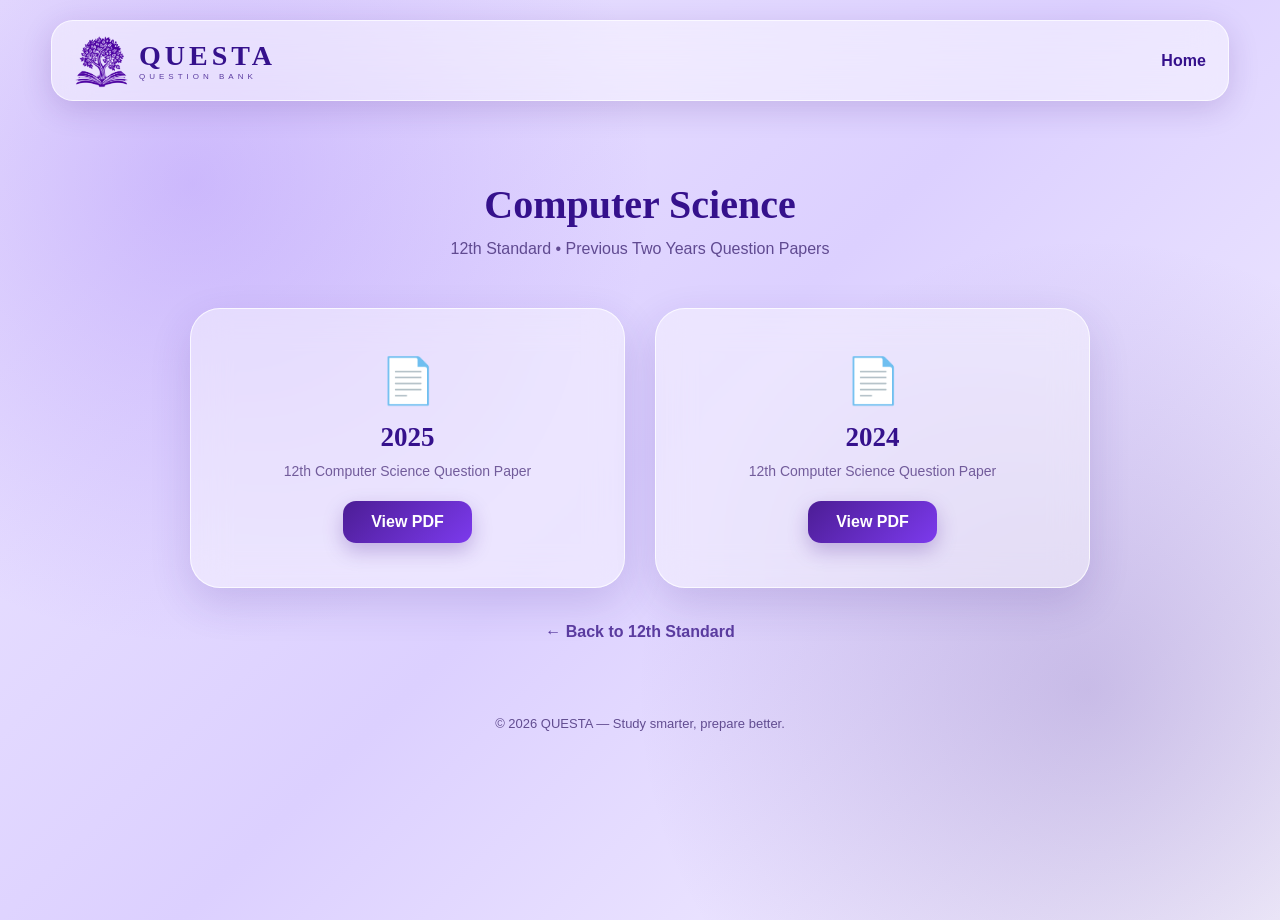
<file: docs/12th1.html>
<title>QUESTA - Science</title>
 <link rel="icon" href="ChatGPT Image Sep 13, 2026, 09_36_11 PM.png">

<style>

* {
    margin: 0;
    padding: 0;
    box-sizing: border-box;
}

body {
    font-family: Arial,sans-serif;
    min-height: 100vh;

    background:
        radial-gradient(circle at 15% 20%,rgba(139,92,246,.30),transparent 35%),
        radial-gradient(circle at 85% 75%,rgba(91,60,160,.25),transparent 35%),
        linear-gradient(135deg,#eee8ff,#dcd0ff,#f7f4ff);

    color: #35118c;
}

/* NAVBAR */

.navbar {
    width: 92%;
    margin: 20px auto;
    padding: 12px 22px;

    display: flex;
    align-items: center;
    justify-content: space-between;

    background: rgba(255,255,255,.45);
    backdrop-filter: blur(18px);

    border: 1px solid rgba(255,255,255,.7);
    border-radius: 22px;

    box-shadow: 0 8px 30px rgba(70,30,130,.18);
}

.logo-area {
    display: flex;
    align-items: center;
    gap: 10px;
}

.logo-area img {
    width: 55px;
    height: 55px;
    object-fit: contain;
}

.logo-text h1 {
    font-family: Georgia,serif;
    font-size: 28px;
    letter-spacing: 4px;
}

.logo-text span {
    font-size: 8px;
    letter-spacing: 4px;
    color: #5b3ca0;
}

.nav-right {
    display: flex;
    gap: 15px;
    align-items: center;
}

.nav-right a {
    text-decoration: none;
    color: #35118c;
    font-weight: bold;
}

.theme-btn {
    border: none;
    background: rgba(255,255,255,.6);

    width: 42px;
    height: 42px;

    border-radius: 50%;
    cursor: pointer;

    font-size: 20px;
}

/* HEADER */

.header {
    text-align: center;
    padding: 60px 20px 40px;
}

.header h2 {
    font-family: Georgia,serif;
    font-size: 40px;
    margin-bottom: 12px;
}

.header p {
    color: #604a91;
}

/* YEAR BOXES */

.year-container {
    width: 85%;
    max-width: 900px;

    margin: 10px auto 80px;

    display: grid;
    grid-template-columns: repeat(2,1fr);

    gap: 30px;
}

.year-card {
    min-height: 280px;

    padding: 35px;

    display: flex;
    flex-direction: column;
    align-items: center;
    justify-content: center;

    text-align: center;

    background: rgba(255,255,255,.43);
    backdrop-filter: blur(18px);

    border: 1px solid rgba(255,255,255,.75);
    border-radius: 30px;

    box-shadow: 0 15px 40px rgba(70,35,140,.16);

    transition: .35s;
}

.year-card:hover {
    transform: translateY(-10px) scale(1.02);

    box-shadow:
        0 22px 45px rgba(78,38,160,.25),
        0 0 30px rgba(130,80,230,.22);
}

.year-icon {
    font-size: 45px;
    margin-bottom: 15px;
}

.year-card h3 {
    font-family: Georgia,serif;
    font-size: 27px;
    margin-bottom: 10px;
}

.year-card p {
    color: #725c9b;
    margin-bottom: 22px;
    font-size: 14px;
}

.pdf-btn {
    text-decoration: none;

    background: linear-gradient(135deg,#4c1d95,#7c3aed);

    color: white;

    padding: 12px 28px;

    border-radius: 13px;

    font-weight: bold;

    box-shadow: 0 8px 20px rgba(76,29,149,.28);

    transition: .3s;
}

.pdf-btn:hover {
    transform: translateY(-3px);
    box-shadow: 0 12px 28px rgba(76,29,149,.4);
}

.back {
    display: block;

    width: fit-content;

    margin: -45px auto 50px;

    text-decoration: none;

    color: #5b3ca0;

    font-weight: bold;
}

footer {
    text-align: center;
    padding: 25px;
    color: #624d91;
    font-size: 13px;
}

/* MOBILE */

@media(max-width:650px) {

    .year-container {
        grid-template-columns: 1fr;
        width: 85%;
    }

    .header h2 {
        font-size: 32px;
    }

    .nav-right a {
        display: none;
    }
}

</style>
</head>

<body>


<nav class="navbar">

    <div class="logo-area">

        <img src="ChatGPT Image Sep 13, 2026, 10_13_04 PM.png" alt="QUESTA">

        <div class="logo-text">
            <h1>QUESTA</h1>
            <span>QUESTION BANK</span>
        </div>

    </div>

    <div class="nav-right">

        <a href="index.html">Home</a>

        


    </div>

</nav>


<section class="header">

    <h2>Computer Science</h2>

    <p>
        12th Standard • Previous Two Years Question Papers
    </p>

</section>


<section class="year-container">


    <!-- 2025 -->

    <div class="year-card">

        <div class="year-icon">📄</div>

        <h3>2025</h3>

        <p>12th Computer Science Question Paper</p>

        <a
        href="12th-Computer-Science-Public-Exam-March-2025-Original-Question-Paper-PDF-Download (1).pdf"
        target="_blank"
        class="pdf-btn">

        View PDF

        </a>

    </div>


    <!-- 2024 -->

    <div class="year-card">

        <div class="year-icon">📄</div>

        <h3>2024</h3>

        <p>12th Computer Science Question Paper</p>

        <a
        href="12th-Computer-Science-Public-Exam-March-2024-Original-Question-Paper-PDF-Download-1.pdf"
        target="_blank"
        class="pdf-btn">

        View PDF

        </a>

    </div>


</section>


<a href="question-banks.html" class="back">
    ← Back to 12th Standard
</a>


<footer>
    © 2026 QUESTA — Study smarter, prepare better.
</footer>

</body>
</html>
</file>
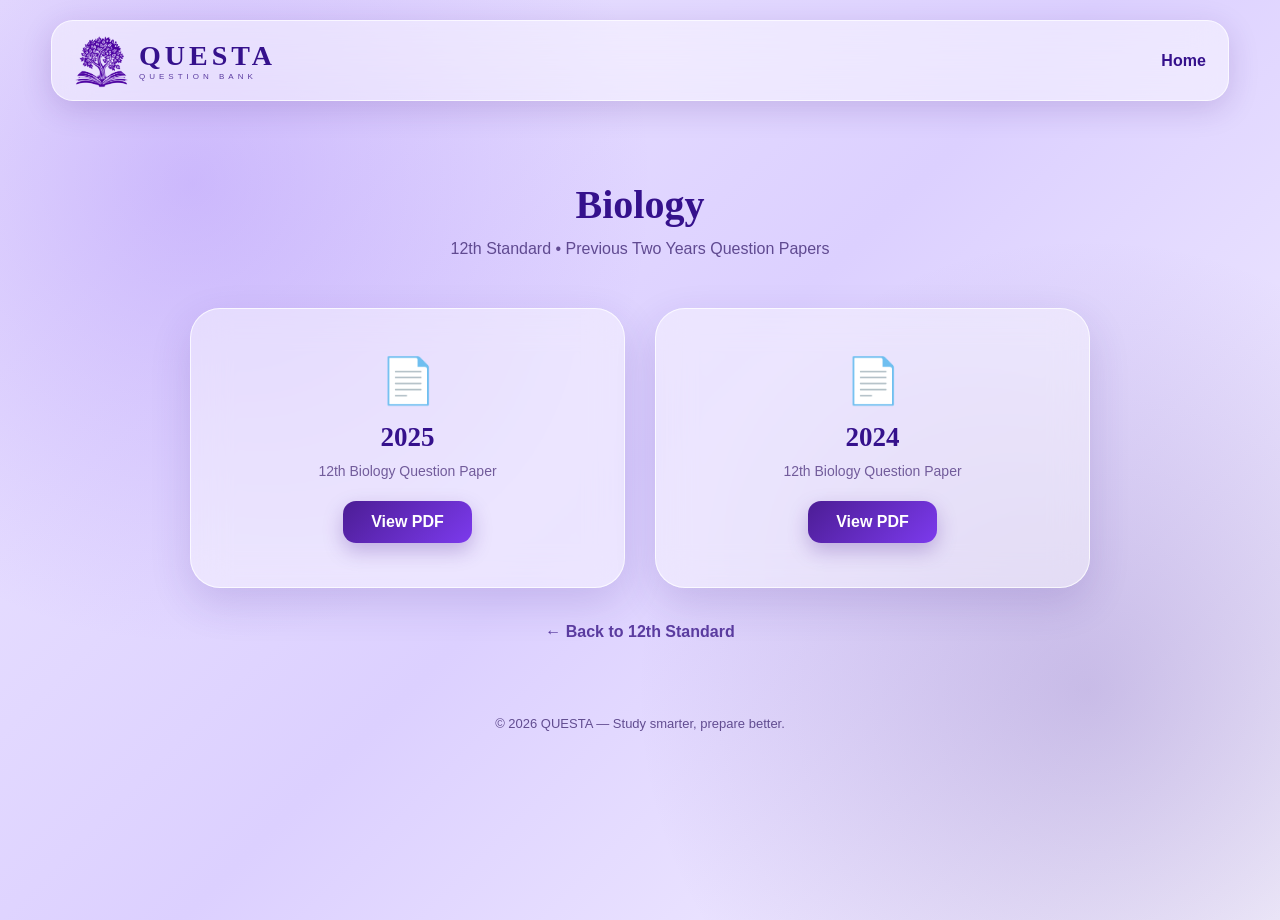
<file: docs/12th2.html>
<title>QUESTA - Science</title>
 <link rel="icon" href="ChatGPT Image Sep 13, 2026, 09_36_11 PM.png">

<style>

* {
    margin: 0;
    padding: 0;
    box-sizing: border-box;
}

body {
    font-family: Arial,sans-serif;
    min-height: 100vh;

    background:
        radial-gradient(circle at 15% 20%,rgba(139,92,246,.30),transparent 35%),
        radial-gradient(circle at 85% 75%,rgba(91,60,160,.25),transparent 35%),
        linear-gradient(135deg,#eee8ff,#dcd0ff,#f7f4ff);

    color: #35118c;
}

/* NAVBAR */

.navbar {
    width: 92%;
    margin: 20px auto;
    padding: 12px 22px;

    display: flex;
    align-items: center;
    justify-content: space-between;

    background: rgba(255,255,255,.45);
    backdrop-filter: blur(18px);

    border: 1px solid rgba(255,255,255,.7);
    border-radius: 22px;

    box-shadow: 0 8px 30px rgba(70,30,130,.18);
}

.logo-area {
    display: flex;
    align-items: center;
    gap: 10px;
}

.logo-area img {
    width: 55px;
    height: 55px;
    object-fit: contain;
}

.logo-text h1 {
    font-family: Georgia,serif;
    font-size: 28px;
    letter-spacing: 4px;
}

.logo-text span {
    font-size: 8px;
    letter-spacing: 4px;
    color: #5b3ca0;
}

.nav-right {
    display: flex;
    gap: 15px;
    align-items: center;
}

.nav-right a {
    text-decoration: none;
    color: #35118c;
    font-weight: bold;
}

.theme-btn {
    border: none;
    background: rgba(255,255,255,.6);

    width: 42px;
    height: 42px;

    border-radius: 50%;
    cursor: pointer;

    font-size: 20px;
}

/* HEADER */

.header {
    text-align: center;
    padding: 60px 20px 40px;
}

.header h2 {
    font-family: Georgia,serif;
    font-size: 40px;
    margin-bottom: 12px;
}

.header p {
    color: #604a91;
}

/* YEAR BOXES */

.year-container {
    width: 85%;
    max-width: 900px;

    margin: 10px auto 80px;

    display: grid;
    grid-template-columns: repeat(2,1fr);

    gap: 30px;
}

.year-card {
    min-height: 280px;

    padding: 35px;

    display: flex;
    flex-direction: column;
    align-items: center;
    justify-content: center;

    text-align: center;

    background: rgba(255,255,255,.43);
    backdrop-filter: blur(18px);

    border: 1px solid rgba(255,255,255,.75);
    border-radius: 30px;

    box-shadow: 0 15px 40px rgba(70,35,140,.16);

    transition: .35s;
}

.year-card:hover {
    transform: translateY(-10px) scale(1.02);

    box-shadow:
        0 22px 45px rgba(78,38,160,.25),
        0 0 30px rgba(130,80,230,.22);
}

.year-icon {
    font-size: 45px;
    margin-bottom: 15px;
}

.year-card h3 {
    font-family: Georgia,serif;
    font-size: 27px;
    margin-bottom: 10px;
}

.year-card p {
    color: #725c9b;
    margin-bottom: 22px;
    font-size: 14px;
}

.pdf-btn {
    text-decoration: none;

    background: linear-gradient(135deg,#4c1d95,#7c3aed);

    color: white;

    padding: 12px 28px;

    border-radius: 13px;

    font-weight: bold;

    box-shadow: 0 8px 20px rgba(76,29,149,.28);

    transition: .3s;
}

.pdf-btn:hover {
    transform: translateY(-3px);
    box-shadow: 0 12px 28px rgba(76,29,149,.4);
}

.back {
    display: block;

    width: fit-content;

    margin: -45px auto 50px;

    text-decoration: none;

    color: #5b3ca0;

    font-weight: bold;
}

footer {
    text-align: center;
    padding: 25px;
    color: #624d91;
    font-size: 13px;
}

/* MOBILE */

@media(max-width:650px) {

    .year-container {
        grid-template-columns: 1fr;
        width: 85%;
    }

    .header h2 {
        font-size: 32px;
    }

    .nav-right a {
        display: none;
    }
}

</style>
</head>

<body>


<nav class="navbar">

    <div class="logo-area">

        <img src="ChatGPT Image Sep 13, 2026, 10_13_04 PM.png" alt="QUESTA">

        <div class="logo-text">
            <h1>QUESTA</h1>
            <span>QUESTION BANK</span>
        </div>

    </div>

    <div class="nav-right">

        <a href="index.html">Home</a>

        


    </div>

</nav>


<section class="header">

    <h2>Biology</h2>

    <p>
        12th Standard • Previous Two Years Question Papers
    </p>

</section>


<section class="year-container">


    <!-- 2025 -->

    <div class="year-card">

        <div class="year-icon">📄</div>

        <h3>2025</h3>

        <p>12th Biology Question Paper</p>

        <a
        href="12th-Biology-Public-Exam-March-2025-Question-Paper-PDF-Download-1.pdf"
        target="_blank"
        class="pdf-btn">

        View PDF

        </a>

    </div>


    <!-- 2024 -->

    <div class="year-card">

        <div class="year-icon">📄</div>

        <h3>2024</h3>

        <p>12th Biology Question Paper</p>

        <a
        href="12th-Biology-Public-Exam-March-2024-Original-Question-Paper-PDF-Download.pdf"
        target="_blank"
        class="pdf-btn">

        View PDF

        </a>

    </div>


</section>


<a href="question-banks.html" class="back">
    ← Back to 12th Standard
</a>


<footer>
    © 2026 QUESTA — Study smarter, prepare better.
</footer>

</body>
</html>
</file>
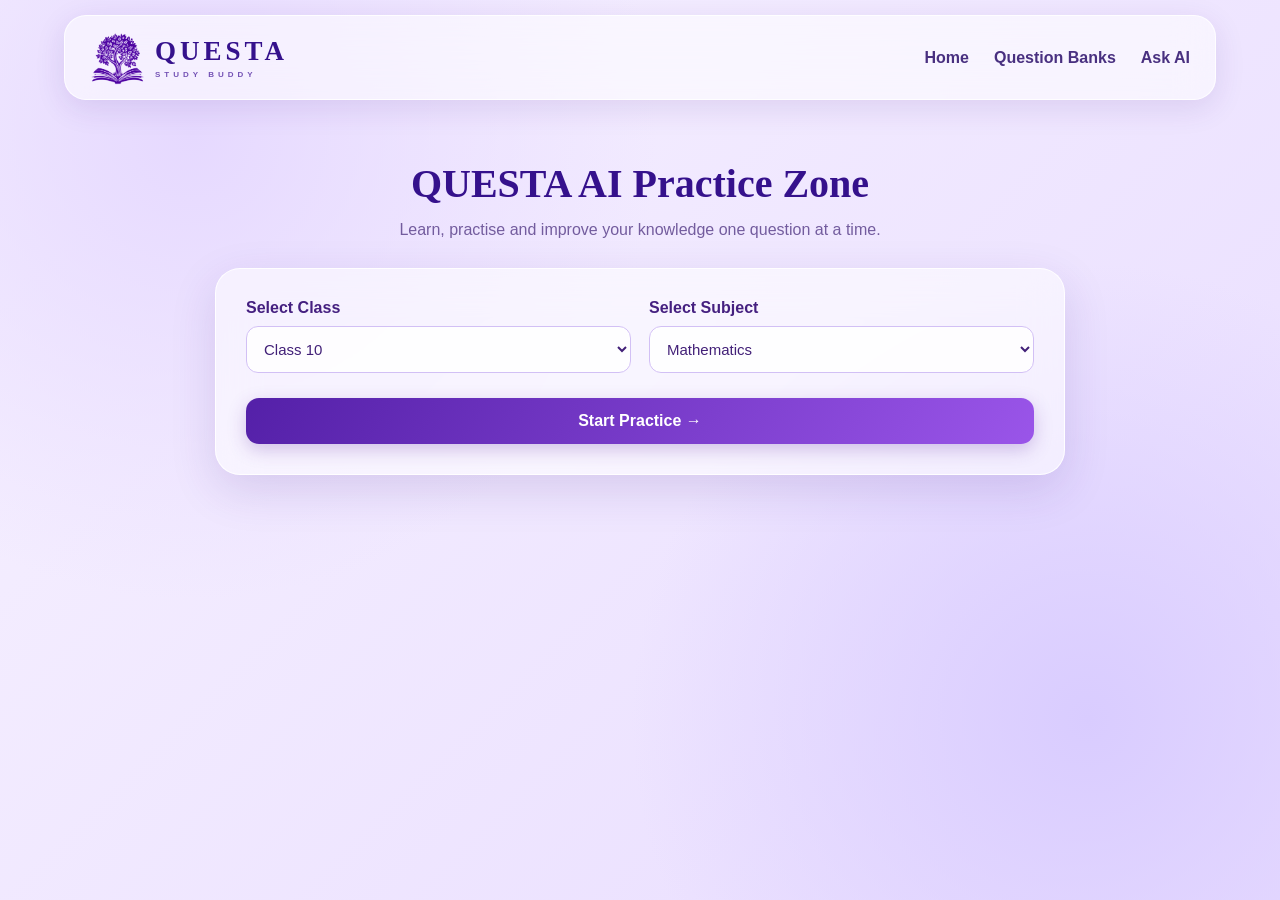
<file: docs/ask-ai.html>
<!DOCTYPE html>
<html lang="en">
<head>
<meta charset="UTF-8">
<meta name="viewport" content="width=device-width, initial-scale=1.0">
<title>QUESTA AI - Study Buddy</title>
<link rel="icon" href="ChatGPT Image Sep 13, 2026, 09_36_11 PM.png">

<style>
* {
    margin: 0;
    padding: 0;
    box-sizing: border-box;
}

body {
    min-height: 100vh;
    font-family: Arial, sans-serif;
    background:
        radial-gradient(circle at 15% 15%, #e6d9ff, transparent 35%),
        radial-gradient(circle at 85% 80%, #d9ccff, transparent 35%),
        linear-gradient(135deg, #f7f2ff, #e8dcff);
    color: #321078;
    padding-bottom: 40px;
}

.nav-container { padding: 15px 5%; }

.navbar {
    display: flex;
    align-items: center;
    justify-content: space-between;
    flex-wrap: wrap;
    gap: 15px;
    padding: 14px 25px;
    border: 1px solid rgba(255,255,255,.8);
    border-radius: 22px;
    background: rgba(255,255,255,.55);
    backdrop-filter: blur(18px);
    box-shadow: 0 8px 30px rgba(75,35,140,.12);
}

.questa-brand {
    display: flex;
    align-items: center;
    gap: 10px;
}

.questa-brand img {
    width: 55px;
    height: 55px;
    object-fit: contain;
}

.brand-name h1 {
    font-family: Georgia, serif;
    font-size: 27px;
    letter-spacing: 4px;
    color: #35118c;
}

.brand-name span {
    display: block;
    font-size: 8px;
    letter-spacing: 4px;
    font-weight: bold;
    color: #7452b5;
    margin-top: 3px;
}

.nav-links {
    display: flex;
    gap: 25px;
    flex-wrap: wrap;
}

.nav-links a {
    text-decoration: none;
    color: #493080;
    font-weight: 600;
    transition: .3s;
}

.nav-links a:hover {
    color: #a04dff;
    text-shadow: 0 0 10px #c9a4ff;
}

.page-heading {
    text-align: center;
    margin: 45px 15px 25px;
}

.page-heading h2 {
    font-family: Georgia, serif;
    font-size: clamp(27px, 5vw, 40px);
    color: #35118c;
    margin-bottom: 10px;
}

.page-heading p {
    color: #735c9e;
    line-height: 1.6;
}

.quiz-card {
    width: min(850px, 92%);
    margin: 25px auto;
    padding: 30px;
    border: 1px solid rgba(255,255,255,.9);
    border-radius: 25px;
    background: rgba(255,255,255,.55);
    backdrop-filter: blur(20px);
    box-shadow: 0 15px 45px rgba(76,38,140,.15);
}

.selection-area {
    display: grid;
    grid-template-columns: 1fr 1fr;
    gap: 18px;
    margin-bottom: 25px;
}

.field label {
    display: block;
    font-weight: bold;
    margin-bottom: 9px;
    color: #452080;
}

select {
    width: 100%;
    padding: 13px;
    border: 1px solid #d2c0f5;
    border-radius: 12px;
    background: rgba(255,255,255,.85);
    color: #422078;
    font-size: 15px;
    outline: none;
}

.primary-btn {
    display: block;
    width: 100%;
    padding: 14px;
    border: none;
    border-radius: 13px;
    background: linear-gradient(120deg, #5420a8, #9a55e9);
    color: white;
    font-size: 16px;
    font-weight: bold;
    cursor: pointer;
    box-shadow: 0 6px 18px rgba(91,39,165,.25);
    transition: .3s;
}

.primary-btn:hover {
    transform: translateY(-3px);
    box-shadow: 0 10px 25px rgba(91,39,165,.35);
}

.quiz-area {
    display: none;
    margin-top: 28px;
}

.quiz-top {
    display: flex;
    justify-content: space-between;
    gap: 10px;
    flex-wrap: wrap;
    margin-bottom: 18px;
    color: #7045aa;
    font-weight: bold;
}

.progress-track {
    height: 8px;
    background: #e4d8f8;
    border-radius: 20px;
    overflow: hidden;
    margin-bottom: 25px;
}

.progress-fill {
    width: 0%;
    height: 100%;
    background: linear-gradient(90deg, #6428b4, #b17aff);
    transition: .3s;
}

.question {
    font-size: 21px;
    line-height: 1.5;
    color: #321078;
    margin-bottom: 22px;
}

.options {
    display: grid;
    gap: 12px;
}

.option-btn {
    text-align: left;
    padding: 15px;
    border: 1px solid #d9c9f3;
    border-radius: 13px;
    background: rgba(255,255,255,.7);
    color: #452080;
    font-size: 15px;
    cursor: pointer;
    transition: .25s;
}

.option-btn:hover:not(:disabled) {
    background: #eee4ff;
    border-color: #9b6be0;
    transform: translateX(4px);
}

.option-btn:disabled { cursor: default; }

.option-btn.correct {
    background: #d9f8e5;
    border-color: #38a66b;
    color: #17643b;
}

.option-btn.wrong {
    background: #ffe1e1;
    border-color: #df6868;
    color: #a52d2d;
}

.feedback {
    display: none;
    padding: 15px;
    border-radius: 13px;
    margin-top: 18px;
    line-height: 1.6;
}

.feedback.correct {
    display: block;
    background: #e1f8e9;
    color: #17643b;
}

.feedback.wrong {
    display: block;
    background: #ffe7e7;
    color: #9b2929;
}

.next-btn {
    margin-top: 20px;
    display: none;
}

.result-area {
    display: none;
    text-align: center;
    padding: 30px 10px;
}

.result-area h2 {
    font-family: Georgia, serif;
    margin-bottom: 15px;
    color: #5420a8;
}

.score {
    font-size: 40px;
    font-weight: bold;
    color: #7135bd;
    margin: 15px 0;
}

@media(max-width:600px) {
    .navbar { justify-content: center; }
    .nav-links { justify-content: center; gap: 15px; }
    .selection-area { grid-template-columns: 1fr; }
    .quiz-card { padding: 22px 17px; }
}
</style>
</head>

<body>

<header class="nav-container">
    <nav class="navbar">
        <div class="questa-brand">
            <img src="ChatGPT Image Sep 13, 2026, 10_13_04 PM.png" alt="QUESTA Logo">
            <div class="brand-name">
                <h1>QUESTA</h1>
                <span>STUDY BUDDY</span>
            </div>
        </div>

        <div class="nav-links">
            <a href="index.html">Home</a>
            <a href="question-banks.html">Question Banks</a>
            <a href="ask-ai.html">Ask AI</a>
        </div>
    </nav>
</header>

<section class="page-heading">
    <h2>QUESTA AI Practice Zone</h2>
    <p>Learn, practise and improve your knowledge one question at a time.</p>
</section>

<main class="quiz-card">

    <div id="setupArea">
        <div class="selection-area">

            <div class="field">
                <label for="classSelect">Select Class</label>
                <select id="classSelect" onchange="updateSubjects()">
                    <option value="10">Class 10</option>
                    <option value="11">Class 11</option>
                    <option value="12">Class 12</option>
                </select>
            </div>

            <div class="field">
                <label for="subjectSelect">Select Subject</label>
                <select id="subjectSelect"></select>
            </div>

        </div>

        <button class="primary-btn" onclick="startQuiz()">
            Start Practice →
        </button>
    </div>

    <div class="quiz-area" id="quizArea">

        <div class="quiz-top">
            <span id="subjectTitle">Subject</span>
            <span id="questionCount">Question 1 / 5</span>
            <span id="scoreCount">Score: 0</span>
        </div>

        <div class="progress-track">
            <div class="progress-fill" id="progressFill"></div>
        </div>

        <h3 class="question" id="questionText"></h3>

        <div class="options" id="optionsArea"></div>

        <div class="feedback" id="feedback"></div>

        <button class="primary-btn next-btn" id="nextBtn"
                onclick="nextQuestion()">
            Next Question →
        </button>

    </div>

    <div class="result-area" id="resultArea">
        <h2>Practice Completed! 🎉</h2>
        <p>Your final score is</p>
        <div class="score" id="finalScore"></div>
        <p id="resultMessage"></p>
        <br>
        <button class="primary-btn" onclick="tryAgain()">
            Practise Again
        </button>
    </div>

</main>

<script>

const subjects = {
    10: ["Mathematics", "Science", "Social Science"],
    11: ["Mathematics", "Chemistry", "Computer Science"],
    12: ["Biology", "Computer Science", "Physics"]
};

const questionBank = {

    "Mathematics": [
        {q:"What is the value of 5²?",o:["10","15","25","20"],a:2,e:"5 × 5 = 25."},
        {q:"What is the square root of 144?",o:["10","12","14","16"],a:1,e:"12 × 12 = 144."},
        {q:"What is the sum of the angles of a triangle?",o:["90°","180°","270°","360°"],a:1,e:"The interior angles of a triangle add up to 180°."},
        {q:"What is the value of π approximately?",o:["2.14","3.14","4.13","3.41"],a:1,e:"Pi is approximately 3.14."},
        {q:"What is 15 × 4?",o:["45","50","60","65"],a:2,e:"15 multiplied by 4 equals 60."}
    ],

    "Science": [
        {q:"Which gas do plants absorb during photosynthesis?",o:["Oxygen","Nitrogen","Carbon dioxide","Hydrogen"],a:2,e:"Plants absorb carbon dioxide during photosynthesis."},
        {q:"What is the chemical formula of water?",o:["CO2","H2O","O2","NaCl"],a:1,e:"Water contains two hydrogen atoms and one oxygen atom."},
        {q:"Which organ pumps blood throughout the body?",o:["Lungs","Brain","Kidney","Heart"],a:3,e:"The heart pumps blood throughout the body."},
        {q:"What is the SI unit of force?",o:["Joule","Newton","Watt","Pascal"],a:1,e:"Force is measured in newtons."},
        {q:"Which part of a plant absorbs water?",o:["Flower","Leaf","Root","Fruit"],a:2,e:"Roots absorb water and minerals from the soil."}
    ],

    "Social Science": [
        {q:"Who was the first Prime Minister of India?",o:["Mahatma Gandhi","Jawaharlal Nehru","Sardar Patel","Rajendra Prasad"],a:1,e:"Jawaharlal Nehru was India's first Prime Minister."},
        {q:"What is the capital of Tamil Nadu?",o:["Madurai","Coimbatore","Chennai","Trichy"],a:2,e:"Chennai is the capital of Tamil Nadu."},
        {q:"Which is the largest continent?",o:["Africa","Asia","Europe","Australia"],a:1,e:"Asia is the largest continent."},
        {q:"When did India gain independence?",o:["1945","1946","1947","1950"],a:2,e:"India became independent on 15 August 1947."},
        {q:"Which line divides Earth into Northern and Southern hemispheres?",o:["Tropic of Cancer","Equator","Prime Meridian","Arctic Circle"],a:1,e:"The Equator divides Earth into two hemispheres."}
    ],

    "Chemistry": [
        {q:"What is the atomic number of oxygen?",o:["6","7","8","9"],a:2,e:"Oxygen has atomic number 8."},
        {q:"A solution with pH less than 7 is:",o:["Acidic","Basic","Neutral","Salty"],a:0,e:"A pH below 7 indicates an acidic solution."},
        {q:"What is the chemical symbol of sodium?",o:["S","So","Na","N"],a:2,e:"The chemical symbol of sodium is Na."},
        {q:"Which gas is released during photosynthesis?",o:["Carbon dioxide","Oxygen","Nitrogen","Hydrogen"],a:1,e:"Oxygen is released during photosynthesis."},
        {q:"What is the formula of common salt?",o:["H2O","NaCl","CO2","HCl"],a:1,e:"Common salt is sodium chloride, NaCl."}
    ],

    "Computer Science": [
        {q:"What does CPU stand for?",o:["Central Processing Unit","Computer Personal Unit","Central Program Utility","Control Processing User"],a:0,e:"CPU stands for Central Processing Unit."},
        {q:"Which language is commonly used for web page structure?",o:["Python","HTML","SQL","C"],a:1,e:"HTML is used to structure web pages."},
        {q:"Which of these is an input device?",o:["Monitor","Printer","Keyboard","Speaker"],a:2,e:"A keyboard is used to enter data into a computer."},
        {q:"What does RAM stand for?",o:["Read Access Memory","Random Access Memory","Run All Memory","Ready Application Memory"],a:1,e:"RAM stands for Random Access Memory."},
        {q:"Which number system uses only 0 and 1?",o:["Decimal","Octal","Binary","Hexadecimal"],a:2,e:"The binary number system uses 0 and 1."}
    ],

    "Biology": [
        {q:"What is the basic structural unit of life?",o:["Tissue","Organ","Cell","System"],a:2,e:"The cell is the basic structural and functional unit of life."},
        {q:"Which organelle is called the powerhouse of the cell?",o:["Nucleus","Mitochondria","Ribosome","Vacuole"],a:1,e:"Mitochondria produce much of the cell's usable energy."},
        {q:"Which pigment helps plants absorb light?",o:["Haemoglobin","Chlorophyll","Melanin","Keratin"],a:1,e:"Chlorophyll absorbs light for photosynthesis."},
        {q:"Which blood cells help fight infection?",o:["Red blood cells","White blood cells","Platelets","Plasma"],a:1,e:"White blood cells help defend the body against infections."},
        {q:"Which organ is mainly responsible for filtering blood?",o:["Heart","Lungs","Kidneys","Stomach"],a:2,e:"The kidneys filter waste from the blood."}
    ],

    "Physics": [
        {q:"What is the SI unit of electric current?",o:["Volt","Ohm","Ampere","Watt"],a:2,e:"Electric current is measured in amperes."},
        {q:"Which instrument measures temperature?",o:["Barometer","Thermometer","Ammeter","Voltmeter"],a:1,e:"A thermometer measures temperature."},
        {q:"What is the speed of light in vacuum approximately?",o:["3 × 10⁸ m/s","3 × 10⁶ m/s","300 m/s","1500 m/s"],a:0,e:"Light travels at approximately 3 × 10⁸ metres per second in vacuum."},
        {q:"Which type of lens converges light?",o:["Concave","Convex","Plane","Cylindrical"],a:1,e:"A convex lens converges parallel light rays."},
        {q:"What is the SI unit of energy?",o:["Newton","Joule","Pascal","Ampere"],a:1,e:"Energy is measured in joules."}
    ]

};

let currentQuestions = [];
let currentIndex = 0;
let score = 0;
let answered = false;
let selectedClass = "";
let selectedSubject = "";

function updateSubjects() {
    const classValue = document.getElementById("classSelect").value;
    const subjectSelect = document.getElementById("subjectSelect");

    subjectSelect.innerHTML = "";

    subjects[classValue].forEach(subject => {
        const option = document.createElement("option");
        option.value = subject;
        option.textContent = subject;
        subjectSelect.appendChild(option);
    });
}

function startQuiz() {
    selectedClass = document.getElementById("classSelect").value;
    selectedSubject = document.getElementById("subjectSelect").value;

    currentQuestions = [...questionBank[selectedSubject]]
        .sort(() => Math.random() - 0.5)
        .slice(0, 5);

    currentIndex = 0;
    score = 0;

    document.getElementById("setupArea").style.display = "none";
    document.getElementById("resultArea").style.display = "none";
    document.getElementById("quizArea").style.display = "block";

    showQuestion();
}

function showQuestion() {
    answered = false;

    const question = currentQuestions[currentIndex];

    document.getElementById("subjectTitle").textContent =
        "Class " + selectedClass + " • " + selectedSubject;

    document.getElementById("questionCount").textContent =
        "Question " + (currentIndex + 1) + " / 5";

    document.getElementById("scoreCount").textContent =
        "Score: " + score;

    document.getElementById("progressFill").style.width =
        (currentIndex / 5 * 100) + "%";

    document.getElementById("questionText").textContent =
        (currentIndex + 1) + ". " + question.q;

    const optionsArea = document.getElementById("optionsArea");
    optionsArea.innerHTML = "";

    document.getElementById("feedback").className = "feedback";
    document.getElementById("feedback").textContent = "";
    document.getElementById("nextBtn").style.display = "none";

    question.o.forEach((option, index) => {
        const button = document.createElement("button");
        button.className = "option-btn";
        button.textContent =
            String.fromCharCode(65 + index) + ". " + option;

        button.onclick = () => checkAnswer(index, button);

        optionsArea.appendChild(button);
    });
}

function checkAnswer(selected, clickedButton) {
    if (answered) return;
    answered = true;

    const question = currentQuestions[currentIndex];
    const allButtons = document.querySelectorAll(".option-btn");
    const feedback = document.getElementById("feedback");

    allButtons.forEach((button, index) => {
        button.disabled = true;

        if (index === question.a) {
            button.classList.add("correct");
        }
    });

    if (selected === question.a) {
        score++;
        feedback.className = "feedback correct";
        feedback.textContent = "✓ Correct answer! " + question.e;
    } else {
        clickedButton.classList.add("wrong");
        feedback.className = "feedback wrong";
        feedback.textContent =
            "✗ Incorrect. Correct answer: " +
            question.o[question.a] + ". " + question.e;
    }

    document.getElementById("scoreCount").textContent =
        "Score: " + score;

    document.getElementById("nextBtn").style.display = "block";

    document.getElementById("nextBtn").textContent =
        currentIndex === 4 ? "View Results →" : "Next Question →";
}

function nextQuestion() {
    currentIndex++;

    if (currentIndex < currentQuestions.length) {
        showQuestion();
    } else {
        showResult();
    }
}

function showResult() {
    document.getElementById("quizArea").style.display = "none";
    document.getElementById("resultArea").style.display = "block";

    document.getElementById("finalScore").textContent =
        score + " / 5";

    let message = "";

    if (score === 5) {
        message = "Excellent! You got all the answers correct!";
    } else if (score >= 3) {
        message = "Great effort! Keep practising.";
    } else {
        message = "Keep learning. You can improve with practice!";
    }

    document.getElementById("resultMessage").textContent = message;
}

function tryAgain() {
    document.getElementById("resultArea").style.display = "none";
    document.getElementById("setupArea").style.display = "block";

    document.getElementById("classSelect").value = selectedClass;
    updateSubjects();

    document.getElementById("subjectSelect").value = selectedSubject;
}

updateSubjects();

</script>

</body>
</html>
</file>
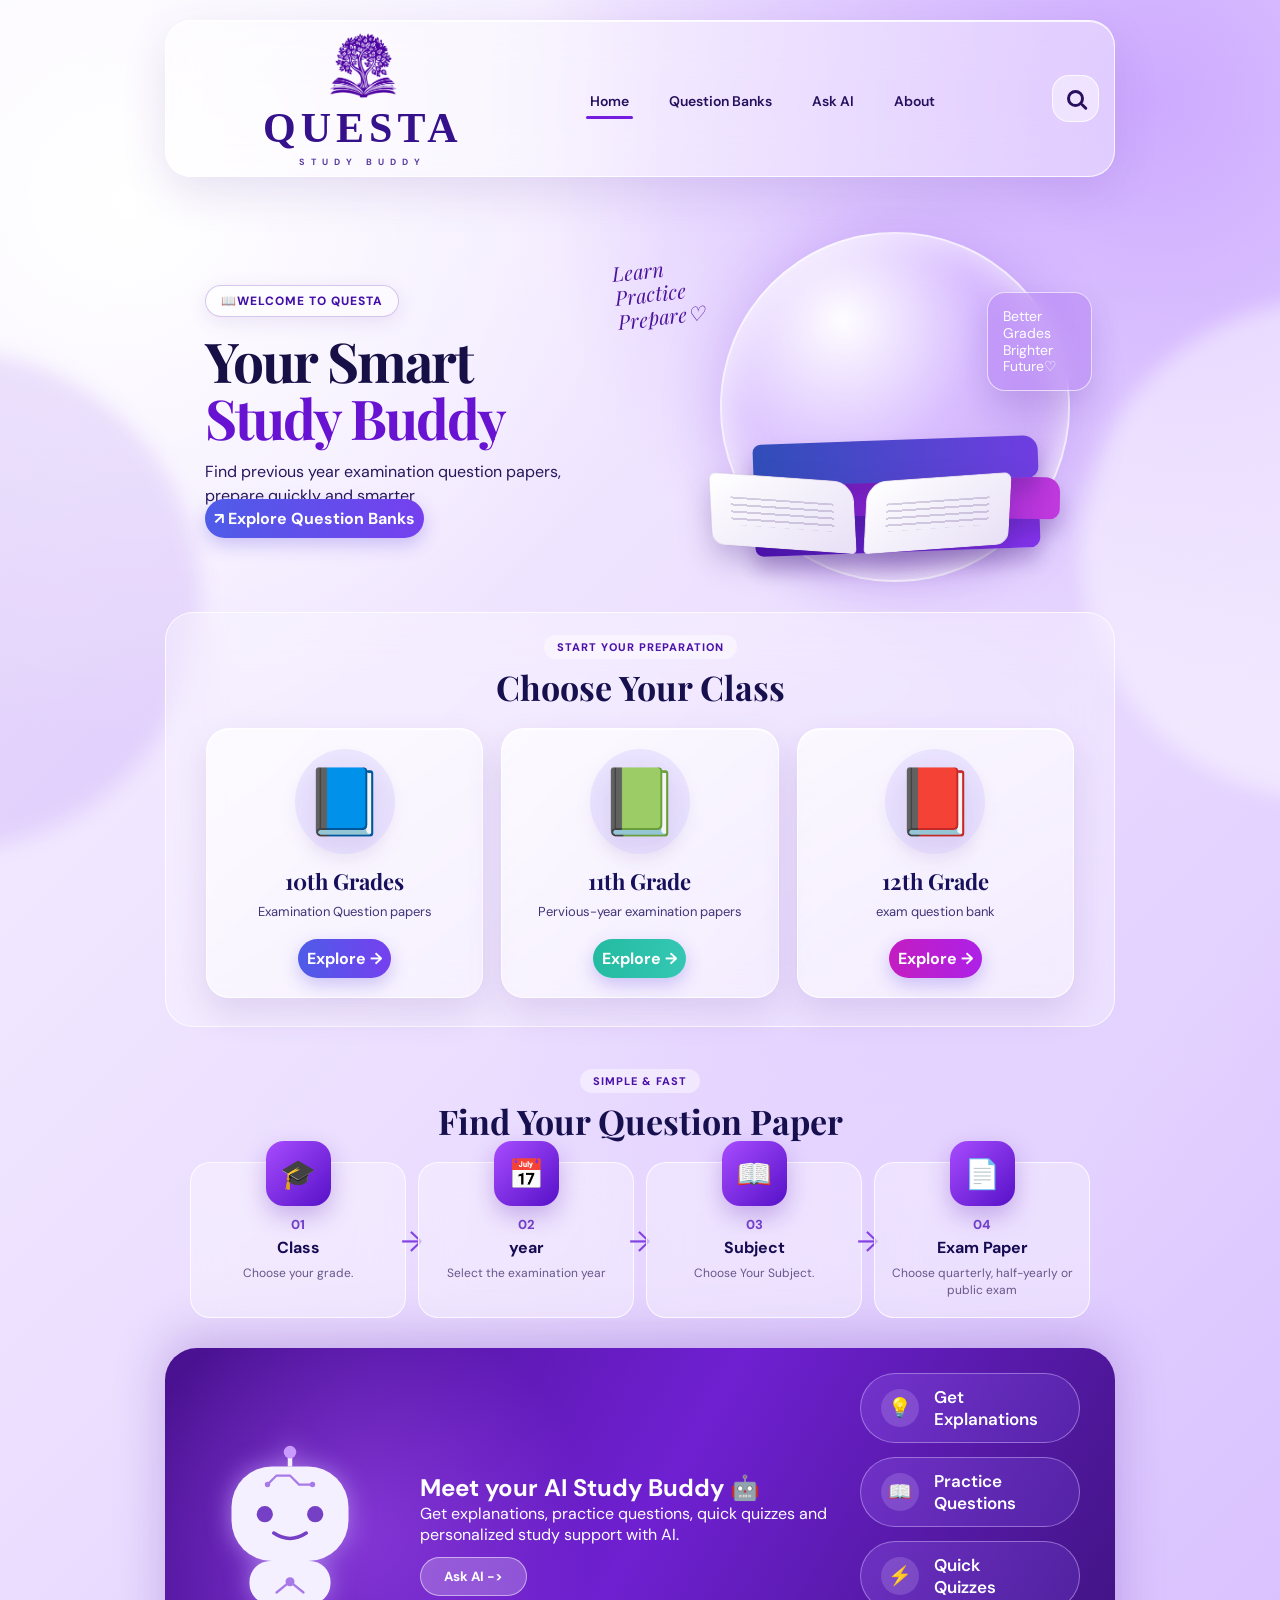
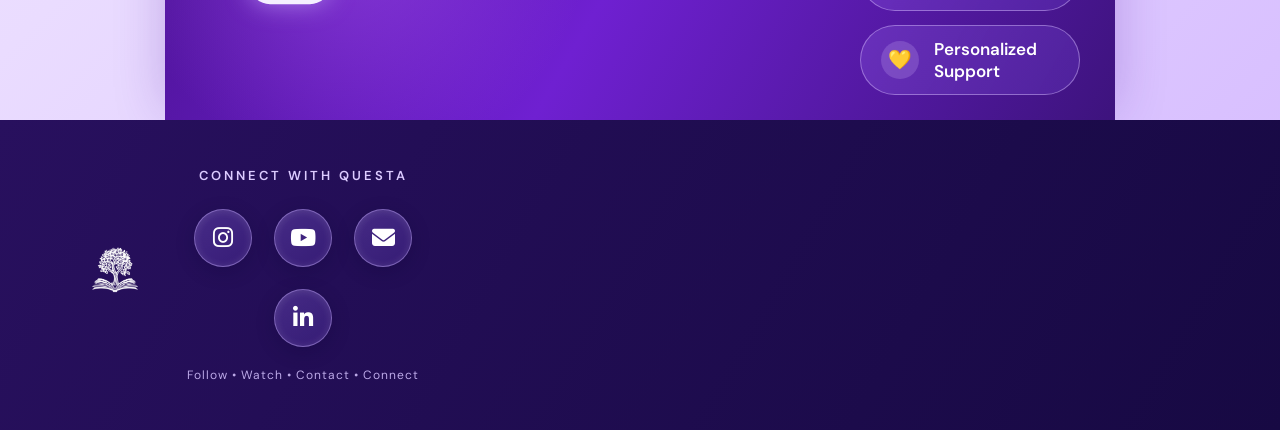
<file: docs/index1.html>
<!DOCTYPE html>
<html lang="en">
<head>
<meta charset="UTF-8">
<meta name="viewport" content="width=device-width, initial-scale=1.0">
<link rel="icon" href="ChatGPT Image Sep 13, 2026, 09_36_11 PM.png">
<title>QUESTA – Study Buddy</title>

<!-- Google Fonts -->
<link rel="preconnect" href="https://fonts.googleapis.com">
<link rel="preconnect" href="https://fonts.gstatic.com" crossorigin>
<link href="https://fonts.googleapis.com/css2?family=DM+Sans:wght@400;500;600;700&family=Playfair+Display:wght@600;700;800&display=swap" rel="stylesheet">
<link rel="stylesheet" href="https://cdnjs.cloudflare.com/ajax/libs/font-awesome/6.5.2/css/all.min.css">
</head>
<script>
function openPractice() {

    const aiSection = document.getElementById("ai");

    aiSection.innerHTML = `
        <div class="ai-box">

            <h2>🤖 QUESTA AI</h2>

            <p>1-Mark Question Practice</p>

            <div class="ai-form">

                <label>Choose Class</label>

                <select id="aiClass">
                    <option value="">Select Class</option>
                    <option value="10th">10th</option>
                    <option value="11th">11th</option>
                    <option value="12th">12th</option>
                </select>


                <label>Choose Subject</label>

                <select id="aiSubject">
                    <option value="">Select Subject</option>
                </select>


                <label>Choose Topic</label>

                <input
                    type="text"
                    id="aiTopic"
                    placeholder="Enter topic"
                >

                <button
                    class="ai-button"
                    onclick="startAIPractice()"
                >
                    Start Practice →
                </button>

            </div>

            <div id="aiQuestion"></div>

        </div>
    `;

    document
        .getElementById("aiClass")
        .addEventListener("change", updateSubjects);
}


function updateSubjects() {

    const className =
        document.getElementById("aiClass").value;

    const subjectSelect =
        document.getElementById("aiSubject");

    subjectSelect.innerHTML =
        '<option value="">Select Subject</option>';

    const subjects = {

        "10th": [
            "Mathematics",
            "Science",
            "Social Science",
            "English",
            "Tamil"
        ],

        "11th": [
            "Mathematics",
            "Physics",
            "Chemistry",
            "Computer Science",
            "Biology",
            "English",
            "Tamil"
        ],

        "12th": [
            "Mathematics",
            "Physics",
            "Chemistry",
            "Computer Science",
            "Biology",
            "English",
            "Tamil"
        ]

    };

    if (subjects[className]) {

        subjects[className].forEach(subject => {

            const option =
                document.createElement("option");

            option.value = subject;
            option.textContent = subject;

            subjectSelect.appendChild(option);

        });

    }
}


async function startAIPractice() {

    const className =
        document.getElementById("aiClass").value;

    const subject =
        document.getElementById("aiSubject").value;

    const topic =
        document.getElementById("aiTopic").value.trim();

    const questionBox =
        document.getElementById("aiQuestion");


    if (!className || !subject || !topic) {

        questionBox.innerHTML = `
            <p>Please select your class, subject
            and enter a topic.</p>
        `;

        return;
    }


    questionBox.innerHTML = `
        <p>🤖 QUESTA AI is generating your
        question...</p>
    `;


    try {

        const response = await fetch(
            "http://localhost:3000/generate-question",
            {
                method: "POST",

                headers: {
                    "Content-Type": "application/json"
                },

                body: JSON.stringify({

                    className: className,
                    subject: subject,
                    topic: topic

                })

            }
        );


        const data = await response.json();


        if (!response.ok) {

            throw new Error(
                data.error || "Something went wrong"
            );

        }


        displayQuestion(data);


    } catch (error) {

        console.error(error);

        questionBox.innerHTML = `
            <p>
                ❌ Unable to generate the question.
                Please make sure the QUESTA AI server
                is running.
            </p>
        `;

    }

}


function displayQuestion(data) {

    const questionBox =
        document.getElementById("aiQuestion");


    let optionsHTML = "";


    data.options.forEach((option, index) => {

        optionsHTML += `
            <label class="ai-option">

                <input
                    type="radio"
                    name="answer"
                    value="${option}"
                >

                ${String.fromCharCode(65 + index)}.
                ${option}

            </label>
        `;

    });


    questionBox.innerHTML = `

        <div class="ai-question-card">

            <h3>📝 One-Mark Question</h3>

            <p class="question-text">
                ${data.question}
            </p>

            <div class="ai-options">

                ${optionsHTML}

            </div>

            <button
                class="ai-button"
                onclick='checkAIAnswer(${JSON.stringify(data.answer)})'
            >
                Submit Answer
            </button>

            <div id="aiResult"></div>

        </div>

    `;

}


function checkAIAnswer(correctAnswer) {

    const selected =
        document.querySelector(
            'input[name="answer"]:checked'
        );

    const result =
        document.getElementById("aiResult");


    if (!selected) {

        result.innerHTML = `
            <p>Please select an answer.</p>
        `;

        return;

    }


    if (selected.value === correctAnswer) {

        result.innerHTML = `
            <p>✅ Correct!</p>
            <p>Correct answer: ${correctAnswer}</p>

            <button
                class="ai-button"
                onclick="startAIPractice()"
            >
                Next Question →
            </button>
        `;

    } else {

        result.innerHTML = `
            <p>❌ Incorrect!</p>
            <p>Correct answer: ${correctAnswer}</p>

            <button
                class="ai-button"
                onclick="startAIPractice()"
            >
                Next Question →
            </button>
        `;

    }

}
</script>
<body>
<style>

/* =====================================================
   GLOBAL
===================================================== */

* {
    margin: 0;
    padding: 0;
    box-sizing: border-box;
}

html {
    scroll-behavior: smooth;
}

body {
    font-family: "DM Sans", sans-serif;
    color: #21104f;
    overflow-x: hidden;

    background:
        radial-gradient(circle at 10% 10%, #ffffff 0%, transparent 25%),
        radial-gradient(circle at 90% 5%, #cdaaff 0%, transparent 28%),
        radial-gradient(circle at 70% 50%, #e4d3ff 0%, transparent 30%),
        linear-gradient(135deg, #f9f5ff, #eadcff, #d4b9ff);
}

a {
    text-decoration: none;
    color: inherit;
}

button {
    font-family: inherit;
}


/* =====================================================
   FLOATING BACKGROUND SHAPES
===================================================== */

body::before {
    content: "";
    position: fixed;
    width: 500px;
    height: 500px;
    border-radius: 50%;
    background: rgba(126, 49, 226, 0.12);
    left: -300px;
    top: 350px;
    filter: blur(10px);
    z-index: -2;
}

body::after {
    content: "";
    position: fixed;
    width: 500px;
    height: 500px;
    border-radius: 50%;
    background: rgba(255,255,255,.45);
    right: -300px;
    bottom: 100px;
    filter: blur(10px);
    z-index: -2;
}


/* =====================================================
   NAVBAR
===================================================== */
.nav-container {
    width: 92%;
    max-width: 950px;
    margin: 20px auto 0;
}

.navbar {
    min-height: 72px;

    display: flex;
    align-items: center;

    padding: 8px 15px 8px 22px;

    border: 1px solid rgba(255,255,255,.85);
    border-radius: 26px;

    background: rgba(255,255,255,.36);

    backdrop-filter: blur(25px);
    -webkit-backdrop-filter: blur(25px);

    box-shadow:
        0 15px 45px rgba(77,35,145,.12),
        inset 0 1px 0 rgba(255,255,255,.8);
}
nav a{
    transition: all 0.3s ease;
}
nav a:hover{
    color: #7c3aed;
    transform: translateY(-3px);
    text-shadow: 0 4px 12px rgba(124, 58, 237, 0.35);
}

/* LOGO */

.logo {
    display: flex;
    align-items: center;
    gap: 10px;
    min-width: 285px;
}

.logo-symbol {
    width: 65px;
    height: 58px;

    display: flex;
    justify-content: center;
    align-items: center;

    font-size: 48px;
    color: #4710a7;
}

.logo-text {
    font-family: "Playfair Display", serif;
    font-size: 27px;
    font-weight: 800;
    letter-spacing: 4px;
    color: #28105d;
}

.logo-subtitle {
    display: block;
    text-align: center;
    margin-top: 4px;

    font-size: 7px;
    letter-spacing: 5px;
    font-weight: 700;

    color: #624c87;
}


/* NAV LINKS */

.nav-links {
    flex: 1;

    display: flex;
    justify-content: center;
    gap: 32px;
}

.nav-links a {
    position: relative;

    padding: 15px 4px 10px;

    font-size: 14px;
    font-weight: 600;

    color: #26105e;
}

.nav-links a.active::after {
    content: "";

    position: absolute;

    left: 0;
    right: 0;
    bottom: 1px;

    height: 3px;

    border-radius: 20px;

    background: #741ce0;
}


/* NAV BUTTONS */

.nav-buttons {
    display: flex;
    gap: 8px;
}

.nav-btn {
    width: 47px;
    height: 47px;

    display: flex;
    justify-content: center;
    align-items: center;

    border-radius: 17px;

    border: 1px solid rgba(255,255,255,.8);

    background: rgba(255,255,255,.45);

    color: #29115f;

    cursor: pointer;

    transition: .3s;
}

.nav-btn:hover {
    transform: translateY(-3px);
    background: rgba(255,255,255,.75);
}

.search {
    width: 17px;
    height: 17px;

    border: 3px solid #29115f;
    border-radius: 50%;

    position: relative;
}

.search::after {
    content: "";

    position: absolute;

    width: 8px;
    height: 3px;

    background: #29115f;

    right: -7px;
    bottom: -4px;

    transform: rotate(45deg);

    border-radius: 5px;
}

.sun {
    font-size: 23px;
}


/* =====================================================
   HERO
===================================================== */

.hero {
    width: 90%;
    max-width: 900px;

    min-height: 410px;

    margin: 25px auto 0;

    display: grid;
    grid-template-columns: 45% 55%;

    align-items: center;
}

.hero-content {
    padding-left: 15px;
    z-index: 2;
}
h1,h2,h3{
    transition: all 0.3s ease;
}
h1:hover, h2:hover, h3:hover{
    transform: translateY(-4px)scale(1.02);
    text-shadow: 0 6px 18px rgba(124, 58, 237, 0.35);
}


/* BADGE */

.hero-badge {
    display: inline-flex;
    align-items: center;
    gap: 8px;

    padding: 7px 15px;

    border-radius: 20px;

    background: rgba(255,255,255,.45);

    border: 1px solid rgba(95,38,180,.25);

    color: #4210a7;

    font-size: 12px;
    font-weight: 800;

    letter-spacing: 1px;

    box-shadow: 0 5px 20px rgba(90,30,160,.1);
}


/* HERO TITLE */

.hero h1 {
    margin: 15px 0;

    max-width: 450px;

    font-family: "Playfair Display", serif;

    font-size: 55px;

    line-height: 1.02;

    letter-spacing: -2px;

    color: #171047;
}

.hero h1 span {
    color: #6813d1;
}


/* HERO TEXT */

.hero p {
    max-width: 380px;

    font-size: 16px;

    line-height: 1.5;

    color: #28175c;
}


/* PRIMARY BUTTON */

.primary-btn {
    margin-top: 17px;

    display: inline-flex;
    align-items: center;
    gap: 12px;

    padding: 13px 21px;

    border: 1px solid rgba(255,255,255,.8);

    border-radius: 30px;

    background: linear-gradient(
        135deg,
        #8d2dff,
        #5410bf
    );

    color: white;

    font-weight: 700;
    font-size: 13px;

    box-shadow:
        0 12px 30px rgba(101,20,210,.35);

    cursor: pointer;

    transition: .3s;
}

.primary-btn:hover {
    transform: translateY(-3px);
}

.button-circle {
    width: 28px;
    height: 28px;

    display: flex;
    justify-content: center;
    align-items: center;

    border-radius: 50%;

    background: white;

    color: #6815d0;

    font-size: 17px;
}


/* =====================================================
   HERO ARTWORK
===================================================== */

.hero-art {
    height: 390px;

    position: relative;

    display: flex;
    justify-content: center;
    align-items: center;
}


/* GLASS ORB */

.orb {
    width: 350px;
    height: 350px;

    position: absolute;

    right: 20px;
    top: 20px;

    border-radius: 50%;

    background:
        radial-gradient(
            circle at 35% 25%,
            rgba(255,255,255,.95),
            rgba(203,165,255,.35) 40%,
            rgba(120,37,210,.18) 70%,
            rgba(255,255,255,.15)
        );

    border: 2px solid rgba(255,255,255,.75);

    box-shadow:
        inset 0 0 40px rgba(255,255,255,.8),
        0 0 60px rgba(120,40,220,.22);
}


/* BOOK STACK */

.books {
    width: 360px;
    height: 180px;

    position: absolute;

    right: 25px;
    bottom: 50px;
}


/* BOOK */

.book {
    position: absolute;

    width: 285px;
    height: 42px;

    border-radius: 8px 15px 10px 8px;

    box-shadow:
        0 13px 20px rgba(59,20,120,.28);
}

.book.one {
    bottom: 0;
    left: 50px;

    background: linear-gradient(
        90deg,
        #4c11b4,
        #8635ef
    );

    transform: rotate(-2deg);
}

.book.two {
    bottom: 35px;
    left: 70px;

    background: linear-gradient(
        90deg,
        #6d18ce,
        #c039dd
    );

    transform: rotate(1deg);
}

.book.three {
    bottom: 70px;
    left: 48px;

    background: linear-gradient(
        90deg,
        #304eb9,
        #703de1
    );

    transform: rotate(-2deg);
}


/* OPEN BOOK */

.open-book {
    width: 310px;
    height: 90px;

    position: absolute;

    left: 0;
    bottom: 0;

    filter:
        drop-shadow(
            0 15px 15px rgba(58,22,115,.25)
        );
}

.page {
    width: 145px;
    height: 72px;

    position: absolute;

    bottom: 3px;

    background: linear-gradient(
        145deg,
        #ffffff,
        #e8e0f6
    );

    border: 1px solid rgba(90,50,140,.12);
}

.page.left {
    left: 5px;

    border-radius: 8px 20px 5px 12px;

    transform:
        skewY(7deg)
        rotate(-3deg);
}

.page.right {
    right: 5px;

    border-radius: 20px 8px 12px 5px;

    transform:
        skewY(-7deg)
        rotate(3deg);
}

.page::after {
    content: "";

    position: absolute;

    left: 20px;
    right: 20px;
    top: 22px;

    height: 28px;

    background:
        repeating-linear-gradient(
            to bottom,
            rgba(100,75,140,.25) 0 2px,
            transparent 2px 7px
        );
}


/* GRADUATION CAP */

.cap {
    position: absolute;

    z-index: 5;

    right: 70px;
    top: 115px;

    width: 150px;
    height: 70px;
}

.cap-top {
    width: 150px;
    height: 55px;

    background: linear-gradient(
        135deg,
        #5312b7,
        #9b43ed
    );

    clip-path: polygon(
        50% 0,
        100% 45%,
        50% 85%,
        0 45%
    );

    box-shadow: 0 10px 20px rgba(60,20,130,.3);
}

.cap-base {
    width: 105px;
    height: 28px;

    position: absolute;

    left: 23px;
    top: 43px;

    border-radius: 50%;

    background: linear-gradient(
        90deg,
        #4810a9,
        #8e30e9
    );
}

.tassel {
    width: 4px;
    height: 75px;

    position: absolute;

    right: 23px;
    top: 30px;

    background: #e2a52e;

    transform: rotate(-8deg);
}

.tassel::after {
    content: "";

    width: 20px;
    height: 25px;

    position: absolute;

    right: -8px;
    bottom: -20px;

    background: #e5a932;

    border-radius: 5px;
}


/* HERO NOTES */

.note {
    position: absolute;

    z-index: 10;

    color: #4c149d;

    font-family: "Playfair Display", serif;

    font-style: italic;

    font-size: 20px;

    line-height: 1.2;
}

.note.learn {
    left: 20px;
    top: 45px;

    transform: rotate(-7deg);
}

.note.future {
    right: -2px;
    top: 80px;

    width: 105px;

    padding: 15px;

    border-radius: 18px;

    color: white;

    font-family: "DM Sans", sans-serif;

    font-style: normal;

    font-size: 14px;

    background: rgba(160,95,240,.32);

    border: 1px solid rgba(255,255,255,.65);

    backdrop-filter: blur(10px);

    box-shadow: 0 15px 30px rgba(75,25,150,.15);
}


/* =====================================================
   CLASS SECTION
===================================================== */

.class-section {
    width: 94%;
    max-width: 950px;

    margin: 0 auto;

    padding: 22px 40px 28px;

    border-radius: 28px;

    border: 1px solid rgba(255,255,255,.8);

    background: rgba(255,255,255,.30);

    backdrop-filter: blur(25px);

    box-shadow: var(--shadow);
}


/* SECTION LABEL */

.section-label {
    display: block;

    width: fit-content;

    margin: 0 auto 5px;

    padding: 5px 13px;

    border-radius: 20px;

    background: rgba(255,255,255,.45);

    color: #4c13aa;

    font-size: 11px;

    font-weight: 800;

    letter-spacing: 1px;
}

.section-title {
    text-align: center;

    font-family: "Playfair Display", serif;

    font-size: 34px;

    color: #17104f;

    margin-bottom: 18px;
}


/* CLASS CARDS */

.class-grid {
    display: grid;

    grid-template-columns:
        repeat(3, 1fr);

    gap: 18px;
}

.class-card {
    min-height: 270px;

    padding: 20px 16px;

    text-align: center;

    border-radius: 23px;

    border: 1px solid rgba(255,255,255,.85);

    background:
        linear-gradient(
            145deg,
            rgba(255,255,255,.72),
            rgba(255,255,255,.35)
        );

    box-shadow:
        0 15px 35px rgba(81,33,150,.13),
        inset 0 1px 0 rgba(255,255,255,.9);

    transition: all 0.3s ease;
}

.class-card:hover {
    transform: translateY(-8px);
    box-shadow: 0 15px 35px rgba(90,40,160,0.25);
}
.class-card:hover h3,
.class-card:hover p{
    color: #6d28d9;
}

/* BOOK ICON */

.grade-icon {
    width: 100px;
    height: 105px;

    margin: 0 auto 12px;

    display: flex;
    justify-content: center;
    align-items: center;

    border-radius: 50%;

    background: rgba(215,205,255,.42);

    font-size: 65px;

    filter: drop-shadow(
        0 10px 8px rgba(80,30,150,.15)
    );
}

.class-card:nth-child(1)
.grade-icon {
    color: #274fc7;
}

.class-card:nth-child(2)
.grade-icon {
    color: #18a987;
}

.class-card:nth-child(3)
.grade-icon {
    color: #d21cae;
}


.class-card h3 {
    font-family: "Playfair Display", serif;

    font-size: 22px;

    margin-bottom: 7px;

    color: #17105c;
}

.class-card p {
    min-height: 45px;

    font-size: 13px;

    line-height: 1.4;

    color: #423479;
}


/* EXPLORE BUTTON */
.explore-btn {
    margin-top: 12px;

    width: 155px;

    padding: 9px;

    border: none;

    border-radius: 25px;

    color: white;

    font-weight: 700;

    cursor: pointer;

    background: linear-gradient(
        90deg,
        #4e5ce8,
        #7540ef
    );

    box-shadow:
        0 7px 18px rgba(78,50,220,.25);

    transition: .25s;
}

.class-card:nth-child(2)
.explore-btn {
    background: linear-gradient(
        90deg,
        #23bba1,
        #35c7b4
    );
}

.class-card:nth-child(3)
.explore-btn {
    background: linear-gradient(
        90deg,
        #c31dc1,
        #ae21e7
    );
}

.explore-btn:hover {
    transform: scale(1.04);
}


/* =====================================================
   FOUR STEP SECTION
===================================================== */

.steps-section {
    width: 90%;
    max-width: 900px;

    margin: 42px auto 25px;
}

.steps-grid {
    display: grid;

    grid-template-columns:
        repeat(4, 1fr);

    gap: 12px;
}

.step {
    position: relative;

    min-height: 150px;

    padding: 18px 10px;

    text-align: center;

    border-radius: 20px;

    border: 1px solid rgba(255,255,255,.78);

    background: rgba(255,255,255,.34);

    backdrop-filter: blur(20px);
}

.step-icon {
    width: 65px;
    height: 65px;

    margin: -40px auto 10px;

    display: flex;
    align-items: center;
    justify-content: center;

    border-radius: 18px;

    background:
        linear-gradient(
            135deg,
            #a84cff,
            #5611c7
        );

    color: white;

    font-size: 29px;

    box-shadow:
        0 10px 25px rgba(90,20,180,.28);
}

.step-number {
    color: #7140c9;

    font-weight: 800;

    font-size: 13px;

    margin-bottom: 4px;
}

.step h3 {
    font-size: 16px;

    color: #160b52;

    margin-bottom: 7px;
}

.step p {
    font-size: 12px;

    line-height: 1.4;

    color: #68558a;
}


/* ARROWS */

.step:not(:last-child)::after {
    content: "→";

    position: absolute;

    right: -18px;
    top: 60px;

    z-index: 5;

    font-size: 28px;

    color: #8342e2;
}


/* =====================================================
   AI SECTION
===================================================== */

.ai-section {
    width: 94%;
    max-width: 950px;

    min-height: 190px;

    margin: 30px auto 0;

    padding: 25px 35px;

    display: grid;

    grid-template-columns: 25% 50% 25%;

    align-items: center;

    border-radius: 32px 32px 0 0;

    color: white;

    background:
        radial-gradient(
            circle at 20% 50%,
            rgba(180,90,255,.45),
            transparent 30%
        ),
        linear-gradient(
            120deg,
            #48118e,
            #6f20d1,
            #3d137d
        );

    box-shadow:
        0 -10px 50px rgba(79,22,160,.25);

    overflow: hidden;
}


/* ROBOT */

.robot {
    width: 125px;
    height: 110px;

    margin: auto;

    position: relative;
}

.robot-head {
    width: 105px;
    height: 78px;

    position: absolute;

    left: 10px;
    top: 10px;

    border-radius: 35px;

    background:
        linear-gradient(
            145deg,
            #ffffff,
            #bca9e8
        );

    border: 3px solid #e3d9ff;

    box-shadow:
        0 10px 25px rgba(0,0,0,.2);
}

.robot-eye {
    width: 14px;
    height: 14px;

    position: absolute;

    top: 31px;

    border-radius: 50%;

    background: #6b24d9;

    box-shadow: 0 0 10px #a56aff;
}

.robot-eye.left {
    left: 29px;
}

.robot-eye.right {
    right: 29px;
}

.robot-mouth {
    width: 32px;
    height: 12px;

    position: absolute;

    left: 34px;
    bottom: 14px;

    border-bottom: 4px solid #6b24d9;

    border-radius: 50%;
}

.robot-body {
    width: 75px;
    height: 45px;

    position: absolute;

    left: 25px;
    top: 75px;

    border-radius: 22px;

    background: #d6c9ef;

    border: 2px solid white;
}


/* AI TEXT */

.ai-text .coming {
    display: inline-block;

    margin-bottom: 8px;

    padding: 5px 12px;

    border-radius: 15px;

    background: rgba(255,255,255,.12);

    font-size: 10px;

    font-weight: 700;

    letter-spacing: 1px;
}

.ai-text h2 {
    font-size: 25px;

    margin-bottom: 5px;
}

.ai-text p {
    max-width: 460px;

    font-size: 13px;

    line-height: 1.5;

    color: rgba(255,255,255,.88);
}

.ai-button {
    margin-top: 12px;

    padding: 10px 23px;

    border: 1px solid rgba(255,255,255,.5);

    border-radius: 25px;

    background: rgba(255,255,255,.22);

    color: white;

    font-weight: 700;

    cursor: pointer;
}


/* AI FEATURES */

.ai-features {
    display: flex;

    flex-direction: column;

    gap: 8px;
}

.ai-feature {
    padding: 8px 14px;

    border-radius: 20px;

    border: 1px solid rgba(255,255,255,.25);

    background: rgba(255,255,255,.10);

    font-size: 11px;
}


/* =====================================================
   FOOTER
===================================================== */

footer {
    min-height: 110px;

    padding: 22px 7%;

    display: grid;

    grid-template-columns:
        1fr 1fr 1fr;

    align-items: center;

    color: white;

    background:
        linear-gradient(
            120deg,
            #28105e,
            #170943
        );
}


/* FOOTER LOGO */

.footer-logo {
    display: flex;
    align-items: center;
    gap: 10px;
}

.footer-symbol {
    font-size: 45px;
}

.footer-title {
    font-family: "Playfair Display", serif;

    font-size: 24px;

    letter-spacing: 4px;
}

.footer-subtitle {
    display: block;

    margin-top: 3px;

    font-size: 7px;

    letter-spacing: 5px;
}


/* FOOTER QUOTE */

.footer-quote {
    text-align: center;

    font-family: "Playfair Display", serif;

    font-style: italic;

    font-size: 14px;

    line-height: 1.5;
}


/* SOCIAL */

.social {
    display: flex;

    justify-content: flex-end;

    gap: 10px;
}

.social span {
    width: 34px;
    height: 34px;

    display: flex;
    justify-content: center;
    align-items: center;

    border-radius: 50%;

    background: rgba(255,255,255,.12);

    font-size: 13px;
}


/* COPYRIGHT */

.copyright {
    grid-column: 1 / -1;

    text-align: center;

    margin-top: 12px;

    font-size: 9px;

    opacity: .75;
}


/* =====================================================
   NAME POPUP
===================================================== */

.name-popup {
    position: fixed;

    inset: 0;

    z-index: 9999;

    display: flex;

    justify-content: center;
    align-items: center;

    background: rgba(35,10,70,.55);

    backdrop-filter: blur(15px);
}

.name-card {
    width: min(400px,90%);

    padding: 38px 30px;

    text-align: center;

    border-radius: 30px;

    background: rgba(255,255,255,.80);

    border: 1px solid rgba(255,255,255,.9);

    box-shadow:
        0 25px 70px rgba(50,10,100,.3);

    backdrop-filter: blur(25px);
}

.name-logo {
    width: 65px;
    height: 65px;

    margin: auto;

    display: flex;
    justify-content: center;
    align-items: center;

    border-radius: 20px;

    background:
        linear-gradient(
            135deg,
            #8d35ff,
            #5110c3
        );

    color: white;

    font-family: "Playfair Display", serif;

    font-size: 32px;

    box-shadow:
        0 12px 25px rgba(90,20,200,3);
}
.name-card h2{
    margin-top: 15px;
    color: 32105c;
    font-family: "playfair Dispaly", serif;
}
.name-card p{
    margin: 7px 0 20px;
    color: #725c85;
}
.name-card input{
    width: 100%;
    padding: 14px 16px;
    border-radius: 14px;
    border: 1px solid #d8c5ef;
    outline: none;
    font-size: 15px;
    background: rgba(255,255,255,.85);
}
.name-card button{
    width: 100%;
    margin-top: 15px;
    padding: 14px;
    border: none;
    border-radius: 25px;
    background: 
    linear-gradient( 135deg,#812aff,#4e12c7);
    color: white;
    font-weight: 700;
    cursor: pointer;
}
/**RESPONSIVE*/
@media(max-width:850x){
    .navbar{
        flex-wrap: wrap;
        justify-content: center;
    }
    .logo{
        min-width: auto;
    }
    .nav-links{
        order: 3;
        width: 100%;
        gap: 20px;
    }
    .hero{
        grid-template-columns: 1fr;
        text-align: center;
    }
    .hero-content{
        padding: 25px 0;
    }
    .hero h1,
    .hero p{
        margin-left: auto;
        margin-right: auto;
    }
    .hero-art{
        height: 350px;
    }
    .class-grid{
        grid-template-columns: ifr;
    }
    .steps-grid{
        grid-template-columns: ifr ifr;
        row-gap: 40px;
    }
    .step:not(:last-child)::after{
        display: none;
    }
    .ai-section{
        grid-template-columns: 1fr;
        text-align: center;
        gap: 20px;
    }
    .ai-text p{
        margin: auto;
    }
    .ai-features{
        max-width: 350px;
        margin: auto;
    }
    footer{
        grid-template-columns: 1fr;
        text-align: center;
        gap: 18px;
    }
    .footer-logo
    .social{
        justify-content: center;
    }
}
@media(max-width:550px){
    .nav-links{
        gap: 12px;
    }
    .nav-links a{
        font-size: 12px;
    }
    .hero h1{
        font-size: 42px;
    }
    .hero-art{
        transform: scale(.82);
    }
    .class-section{
        padding: 20px 15px;
    }
    .section-title{
        font-size: 28px;
    }
    .steps-grid{
        grid-template-columns: 1fr;
    }
    .ai-section{
        padding: 25px 18px;
    }
    .orb{
        right: -20px;
    }
    .books{
        right: -20px;
    }
}
</style>
</head>
<!-- NAVBAR-->
 <div class="nav-container">
    <nav class="navbar">
        <a href="#" class="logo">
            <div class="logo-symbol"📖>
        </div>
        <div>
            <div class="questa-logo">
                 <img src="ChatGPT Image Sep 13, 2026, 10_13_04 PM.png" alt="QUESTA Logo">
                 <h1>QUESTA</h1>
                 <span>STUDY BUDDY</span>
                </div>
                <style>
                    .questa-logo{
                        text-align: center;
                    }
                    .questa-logo img{
                        width: 70px;
                        height: 70px;
                        object-fit: contain;
                        display: block;
                        margin: 0 auto 5px;
                    }
                    .questa-logo h1{
                        margin: 0;
                        font-family:Georgia, serif ;
                        font-size: 42px;
                        letter-spacing: 5px;
                        color: #35118c;
                    }
                    .questa-logo span{
                        display: block;
                        margin-top: 4px;
                        font-size: 9px;
                        letter-spacing: 6px;
                        font-weight: bold;
                        color: #5b3ca0;
                    }
                </style>
        </div>
        </a>
        <div class="nav-links"> 
            <a href="#" class="active">
                Home
            </a>
            <a href="#questionBanks">
                Question Banks
            </a>        
            <a href="#ai">
                Ask AI
            </a>
            <a href="#about">
                About
            </a>
        </div>
        <div class="nav-buttons">
            <button class="nav-btn" 
            onclick="window.location.href='search.html' ">
                <span class="search"></span>
            </button>

        </div>
    </nav>
 </div>
 <!--HERO-->
 <section class="hero">
    <div class="hero-content">
        <div class="hero-badge">
            📖WELCOME TO QUESTA
        </div>
        <H1>
            Your Smart
            <br>
            <span> Study Buddy</span>
        </H1>
        <p> Find previous year examination question papers, prepare quickly and smarter
        </p>
        <a href="question-banks.html" class="explore-btn">
                ↗️ Explore Question Banks
        </a>
    </div>
    <!-- HERO ART -->

<div class="hero-art">

<div class="orb"></div>

<div class="note learn">

Learn<br>

Practice<br>

Prepare♡

</div>

<div class="note future">

Better<br>

Grades<br>

Brighter<br>

Future♡

</div>

<!-- BOOKS -->

<div class="books">

<div class="book one"></div>

<div class="book two"></div>

<div class="book three"></div>

<div class="open-book">

<div class="page left"></div>

<div class="page right"></div>
</div>

</div>
 </section>
 <!--CLAS  SECTION-->
 <section
    class="class-section"
    id="questionBanks"
 >
    <span class="section-label">
        START YOUR PREPARATION
    </span>   
    <h2 class="section-title">
        Choose Your Class
    </h2>

    <div class="class-grid">
        <!--10-->
        <div class="class-card">
            <div class="grade-icon">
                📘
            </div>
        <h3>
            10th Grades
        </h3>    
            <p>
                Examination Question papers
            </p>
            <a href="question-banks.html" class="explore-btn">
                Explore →
            </a>
        </div>
        <!--11-->
        <div class="class-card">
            <div class="grade-icon">
                📗
            </div>
            <h3>
                11th Grade
            </h3>
            <p>
                Pervious-year examination papers
            </p>
             <a href="question-banks.html" class="explore-btn">
                Explore →
            </a>
            </button>
        </div>
        <!--12-->
        <div class="class-card">
            <div class="grade-icon"> 
                📕
            </div>
            <h3>
                12th Grade
            </h3>
            <p>
                exam question bank
            </p>    
            <a href="question-banks.html" class="explore-btn">
                Explore →
            </a>
        </div>
    </div>
</section>        
<!--FOUR STEP SECTION-->
<section class="steps-section">
    <span class="section-label">
        SIMPLE & FAST
    </span>
    <h2 class="section-title">
        Find Your Question Paper
    </h2>
    <div class="steps-grid">
        <div class="step">
            <div class="step-icon">
                🎓
            </div>
            <div class="step-number">
                01
            </div>
            <h3>
                Class
            </h3>
            <p>
                Choose your grade.
            </p>
        </div>
        <div class="step">
            <div class="step-icon">
                📅
            </div>
            <div class="step-number">
                02
            </div>
            <h3>
                year
            </h3>
            <p>
                Select the examination year 
            </p>
        </div>
        <div class="step">
            <div class="step-icon">
                📖
            </div>
            <div class="step-number">
                03
            </div>
            <h3>
                Subject
            </h3>
            <p>
                Choose Your Subject.
            </p>
        </div>
        <div class="step">
            <div class="step-icon">
                📄
            </div>    
            <div class="step-number">
                04
            </div>
            <h3>
                Exam Paper
            </h3>
            <p>
                Choose quarterly, half-yearly or public exam
            </p>
        </div>
    </div>
</section>
 
<!--AI STUDY BUDDY-->
<section
    class="ai-section"
    id="ai"
>
    <!--ROBOT-->
    <div class="ai-robot">
    <svg viewBox="0 0 200 200" xmlns="http://www.w3.org/2000/svg">
        <!-- Robot head -->
        <rect x="35" y="25" width="130" height="105"
              rx="45" fill="#F5F0FF"/>

        <!-- Antenna -->
        <path d="M100 25 V12" stroke="#F5F0FF" stroke-width="5"/>
        <circle cx="100" cy="9" r="7" fill="#C99AFF"/>

        <!-- AI circuit pattern -->
        <path d="M75 45 L85 35 L100 35 L110 45 L125 45"
              stroke="#A879E8" stroke-width="2.5" fill="none"/>
        <circle cx="75" cy="45" r="3" fill="#A879E8"/>
        <circle cx="125" cy="45" r="3" fill="#A879E8"/>

        <!-- Glowing eyes -->
        <circle cx="72" cy="78" r="9" fill="#7540C5"/>
        <circle cx="128" cy="78" r="9" fill="#7540C5"/>

        <!-- Smile -->
        <path d="M82 99 Q100 111 118 99"
              stroke="#7540C5" stroke-width="4"
              fill="none" stroke-linecap="round"/>

        <!-- Robot body -->
        <rect x="55" y="130" width="90" height="48"
              rx="23" fill="#F5F0FF"/>

        <!-- Body circuit -->
        <circle cx="100" cy="153" r="5" fill="#A879E8"/>
        <path d="M100 153 L85 165 M100 153 L115 165"
              stroke="#A879E8" stroke-width="2.5"
              stroke-linecap="round"/>
    </svg>
</div>
    <!--AI TEXT-->
    <div class="ai.text">
        <span class="coming">
        </span>
        <h2>
            Meet your AI Study Buddy 🤖
        </h2>
        <p>
            Get explanations, practice questions, quick quizzes and personalized study support with AI.
        </p>
        <button 
             class="ai-button"
             onclick="window.location.href='ask-ai.html'"
             >
             Ask AI ->
        </button>
    </div>
    <!--FEATURES-->
    <div class="feature-list">

    <button class="feature-btn">
        <span class="feature-icon">💡</span>
        <span>Get Explanations</span>
        <span class="feature-arrow"></span>
    </button>

    <button class="feature-btn">
        <span class="feature-icon">📖</span>
        <span>Practice Questions</span>
        <span class="feature-arrow"></span>
    </button>

    <button class="feature-btn">
        <span class="feature-icon">⚡</span>
        <span>Quick Quizzes</span>
        <span class="feature-arrow"></span>
    </button>

    <button class="feature-btn">
        <span class="feature-icon">💛</span>
        <span>Personalized Support</span>
        <span class="feature-arrow"></span>
    </button>

</div>
</section>    
<!--FOOTER-->
<footer id="about">
    <div class="footer-logo">
        <div class="footer-symbol">
            <img src ="ChatGPT Image Sep 13, 2026, 09_36_11 PM.png"
            width="50"
            height="50">
        </div>
        <div class="social-section">

    <h3 class="social-heading">CONNECT WITH QUESTA</h3>

    <div class="social-icons">

        <a href="#" class="social-icon instagram" aria-label="Instagram" title="Instagram">
            <i class="fa-brands fa-instagram"></i>
        </a>

        <a href="#" class="social-icon youtube" aria-label="YouTube" title="YouTube">
            <i class="fa-brands fa-youtube"></i>
        </a>

        <a href="mailto:your-email@example.com" class="social-icon email" aria-label="Email" title="Email">
            <i class="fa-solid fa-envelope"></i>
        </a>

        <a href="#" class="social-icon linkedin" aria-label="LinkedIn" title="LinkedIn">
            <i class="fa-brands fa-linkedin-in"></i>
        </a>

    </div>

    <p class="social-caption">
        Follow • Watch • Contact • Connect
    </p>
    

</div>
</footer>
<script src="script.js"></script>
<link rel="stylesheet" href="glow.css">
<script>
function toggleTheme() {
        document.body.classList.toggle("dark-mode");
        const icon = document.getElementById("themeIcon");
        if 
        (document.body.classList.contains("dark-mode")) {
            icon.textContent ="🌙";
        } else {
            icon.textContent ="🌞"
        }
    }
    </script>
</body>
</html>
</file>
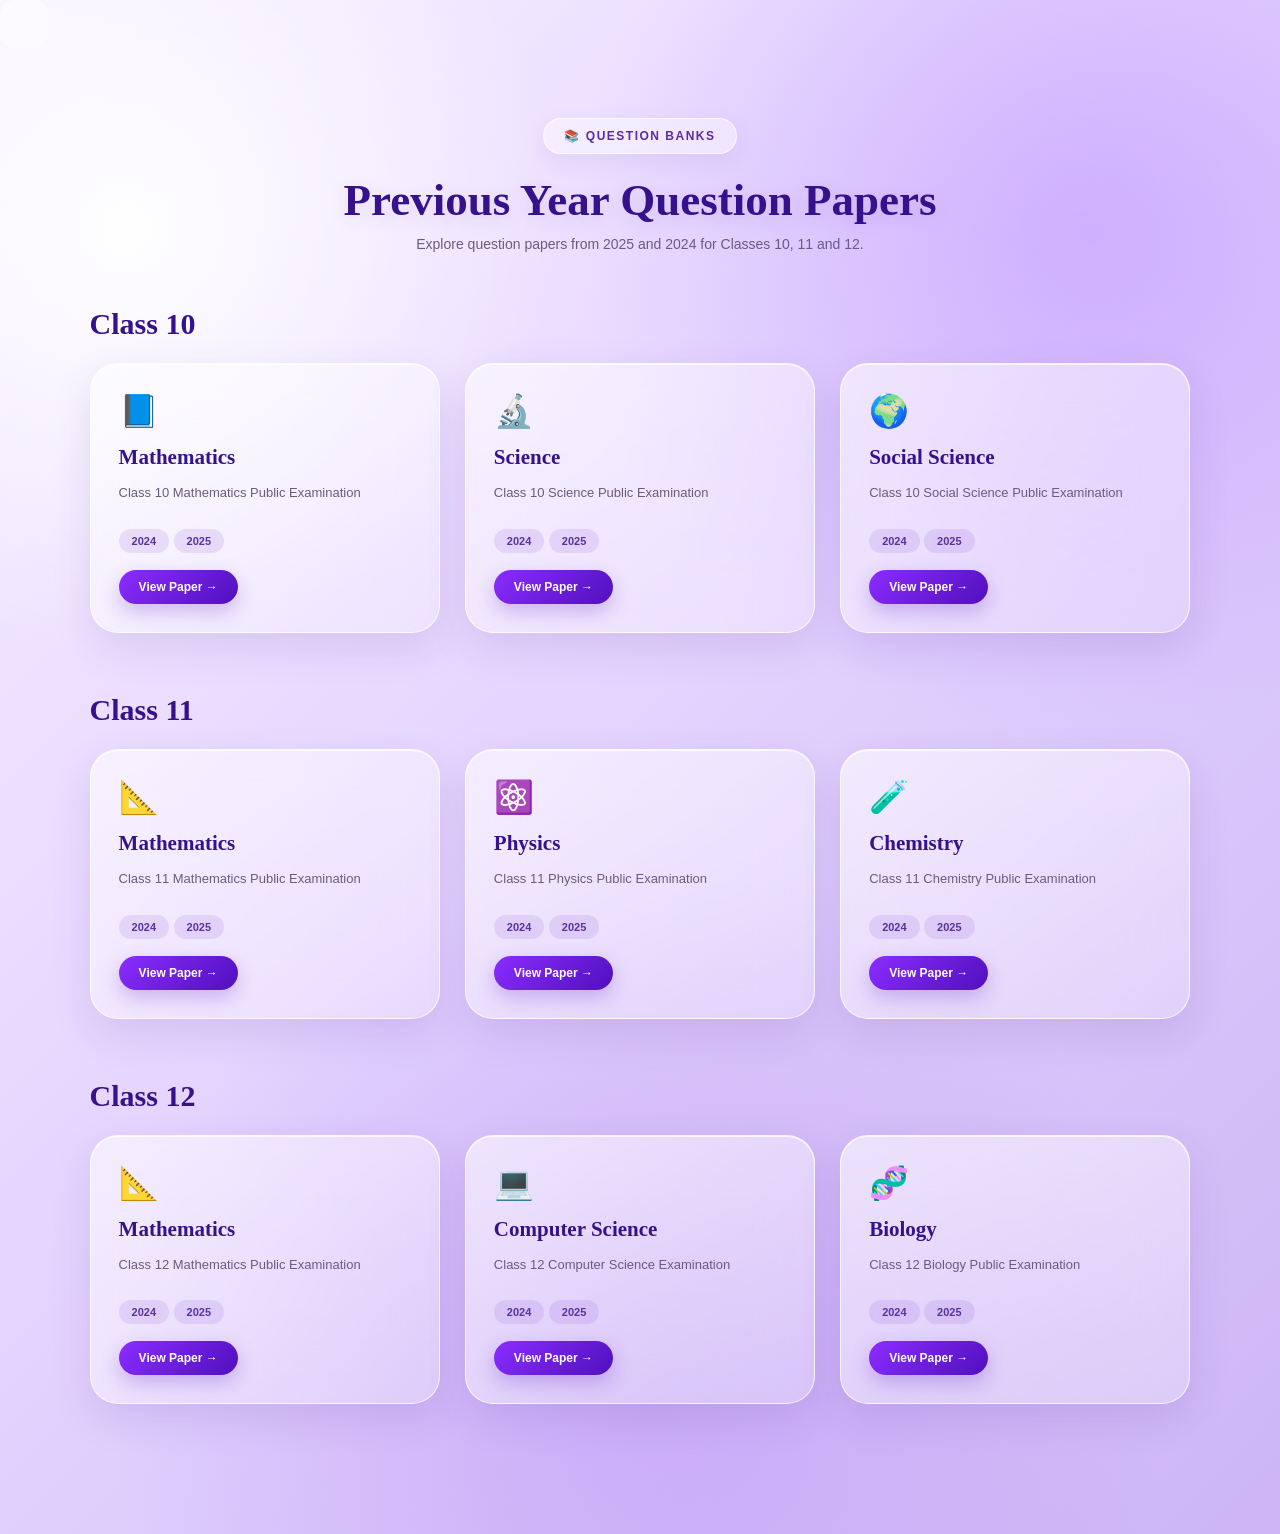
<file: docs/question-banks.html>
<!DOCTYPE html>
<html lang="en">
<head>
    <meta charset="UTF-8">
    <meta name="viewport" content="width=device-width, initial-scale=1.0">

    <title>QUESTA – Question Banks</title>

    <link rel="icon" type="image/png" href="ChatGPT Image Sep 13, 2026, 09_36_11 PM.png">
    <link rel="stylesheet" href="style.css">

    <style>

        /* QUESTION BANK PAGE */

        .question-page {
            min-height: 100vh;
            padding: 50px 7%;
        }

        .question-heading {
            text-align: center;
            margin-bottom: 45px;
        }

        .question-badge {
            display: inline-block;
            padding: 9px 18px;
            border-radius: 25px;
            background: rgba(255,255,255,0.5);
            color: #5b32a0;
            font-size: 12px;
            font-weight: bold;
            letter-spacing: 1px;
        }

        .question-heading h2 {
            margin-top: 18px;
            font-family: Georgia, serif;
            font-size: 45px;
            color: #35118c;
        }

        .question-heading p {
            margin-top: 10px;
            color: #6b5b80;
        }

        /* CLASS SECTION */

        .class-section {
            margin-bottom: 55px;
        }

        .class-title {
            font-family: Georgia, serif;
            font-size: 30px;
            color: #35118c;
            margin-bottom: 20px;
        }

        /* PAPER GRID */

        .paper-grid {
            display: grid;
            grid-template-columns: repeat(3, 1fr);
            gap: 22px;
        }

        .paper-card {
            padding: 25px;
            border-radius: 25px;
            background: rgba(255,255,255,0.48);
            border: 1px solid rgba(255,255,255,0.75);
            backdrop-filter: blur(20px);
            -webkit-backdrop-filter: blur(20px);
            box-shadow: 0 12px 35px rgba(70,30,140,0.12);
            transition: 0.3s ease;
        }

        .paper-card:hover {
            transform: translateY(-7px);
            box-shadow:
                0 15px 35px rgba(90,40,170,0.18),
                0 0 25px rgba(150,80,255,0.20);
        }

        .paper-icon {
            font-size: 30px;
            margin-bottom: 12px;
        }

        .paper-card h3 {
            font-size: 19px;
            color: #35118c;
            margin-bottom: 8px;
        }

        .paper-card p {
            font-size: 13px;
            color: #6b5b80;
            line-height: 1.6;
        }

        .paper-year {
            display: inline-block;
            margin-top: 12px;
            padding: 5px 12px;
            border-radius: 15px;
            background: rgba(126,67,210,0.12);
            color: #5b32a0;
            font-size: 11px;
            font-weight: bold;
        }

        .view-paper {
            display: inline-block;
            margin-top: 17px;
            padding: 10px 18px;
            border-radius: 20px;
            text-decoration: none;
            background: linear-gradient(135deg,#8b2cff,#5010bd);
            color: white;
            font-size: 12px;
            font-weight: bold;
            transition: 0.3s;
        }

        .view-paper:hover {
            transform: translateY(-2px);
            box-shadow: 0 8px 20px rgba(90,20,190,0.3);
        }

        /* MOBILE */

        @media(max-width:900px) {
            .paper-grid {
                grid-template-columns: repeat(2, 1fr);
            }
        }

        @media(max-width:600px) {
            .question-heading h2 {
                font-size: 32px;
            }

            .paper-grid {
                grid-template-columns: 1fr;
            }
        }

    </style>
</head>

<body>
                <a href="search.html" class="nav-btn">
                    <span class="search"></span>
                </a>

            </div>

        </nav>

    </div>


    <!-- QUESTION BANK PAGE -->

    <main class="question-page">

        <div class="question-heading">

            <span class="question-badge">
                📚 QUESTION BANKS
            </span>

            <h2>Previous Year Question Papers</h2>

            <p>
                Explore question papers from 2025 and 2024 for Classes 10, 11 and 12.
            </p>

        </div>


        <!-- CLASS 10 -->

        <section class="class-section">

            <h2 class="class-title">
                Class 10
            </h2>

            <div class="paper-grid">

                <div class="paper-card">
                    <div class="paper-icon">📘</div>
                    <h3>Mathematics</h3>
                    <p>Class 10 Mathematics Public Examination</p>
                    <span class="paper-year">2024</span>
                    <span class="paper-year">2025</span>
                    <br>
                    <a href="10th.html" class="view-paper">
                    View Paper →
                    </a>
                </div>
                   
                <div class="paper-card">
                    <div class="paper-icon">🔬</div>
                    <h3>Science</h3>
                    <p>Class 10 Science Public Examination</p>
                    <span class="paper-year">2024</span>
                    <span class="paper-year">2025</span>
                    <br>
                    <a href="10th1.html" class="view-paper">
                    View Paper →
                    </a>
                </div>

                <div class="paper-card">
                    <div class="paper-icon">🌍</div>
                    <h3>Social Science</h3>
                    <p>Class 10 Social Science Public Examination</p>
                    <span class="paper-year">2024</span>
                    <span class="paper-year">2025</span>
                    <br>
                    <a href="10th2.html" class="view-paper">
                    View Paper →
                    </a>
                </div>

            </div>

        </section>


        <!-- CLASS 11 -->

        <section class="class-section">

            <h2 class="class-title">
                Class 11
            </h2>

            <div class="paper-grid">

                <div class="paper-card">
                    <div class="paper-icon">📐</div>
                    <h3>Mathematics</h3>
                    <p>Class 11 Mathematics Public Examination</p>
                    <span class="paper-year">2024</span>
                    <span class="paper-year">2025</span>
                    <br>
                    <a href="11th.html" class="view-paper">
                    View Paper →
                    </a>
                </div>

                <div class="paper-card">
                    <div class="paper-icon">⚛️</div>
                    <h3>Physics</h3>
                    <p>Class 11 Physics Public Examination</p>
                    <span class="paper-year">2024</span>
                    <span class="paper-year">2025</span>
                    <br>
                    <a href="11th1.html" class="view-paper">
                    View Paper →
                    </a>
                </div>

                <div class="paper-card">
                    <div class="paper-icon">🧪</div>
                    <h3>Chemistry</h3>
                    <p>Class 11 Chemistry Public Examination</p>
                    <span class="paper-year">2024</span>
                    <span class="paper-year">2025</span>
                    <br>
                    <a href="11th2.html" class="view-paper">
                    View Paper →
                    </a>
                </div>

            </div>

        </section>


        <!-- CLASS 12 -->

        <section class="class-section">

            <h2 class="class-title">
                Class 12
            </h2>

            <div class="paper-grid">

                <div class="paper-card">
                    <div class="paper-icon">📐</div>
                    <h3>Mathematics</h3>
                    <p>Class 12 Mathematics Public Examination</p>
                    <span class="paper-year">2024</span>
                    <span class="paper-year">2025</span>
                    <br>
                    <a href="12th.html" class="view-paper">
                    View Paper →
                    </a>
                </div>

                <div class="paper-card">
                    <div class="paper-icon">💻</div>
                    <h3>Computer Science</h3>
                    <p>Class 12 Computer Science Examination</p>
                    <span class="paper-year">2024</span>
                    <span class="paper-year">2025</span>
                    <br>
                    <a href="12th1.html" class="view-paper">
                    View Paper →
                    </a>
                </div>

                <div class="paper-card">
                    <div class="paper-icon">🧬</div>
                    <h3>Biology</h3>
                    <p>Class 12 Biology Public Examination</p>
                    <span class="paper-year">2024</span>
                    <span class="paper-year">2025</span>
                    <br>
                    <a href="12th2.html" class="view-paper">
                    View Paper →
                    </a>
                </div>

            </div>

        </section>

    </main>


    <!-- THEME SCRIPT -->

    <script>

        function toggleTheme() {
            document.body.classList.toggle("dark-mode");
        }

    </script>
    <style>

/* ===== QUESTA QUESTION BANK THEME ===== */

body {
    margin: 0;
    min-height: 100vh;
    font-family: Arial, sans-serif;

    background:
        radial-gradient(circle at 10% 15%, rgba(255,255,255,0.95) 0%, transparent 25%),
        radial-gradient(circle at 85% 15%, rgba(188,145,255,0.55) 0%, transparent 30%),
        radial-gradient(circle at 50% 90%, rgba(157,100,240,0.25) 0%, transparent 35%),
        linear-gradient(135deg, #f7f1ff 0%, #e5d5ff 45%, #cdb5f5 100%);

    color: #35118c;
}


/* ===== NAVBAR GLASS EFFECT ===== */

.nav-container {
    width: 100%;
    padding-top: 25px;
}

.navbar {
    width: 82%;
    margin: auto;
    padding: 18px 30px;

    display: flex;
    align-items: center;
    justify-content: space-between;

    border-radius: 28px;

    background: rgba(255,255,255,0.38);

    border: 1px solid rgba(255,255,255,0.75);

    backdrop-filter: blur(25px);
    -webkit-backdrop-filter: blur(25px);

    box-shadow:
        0 15px 45px rgba(70,30,140,0.12),
        inset 0 1px 0 rgba(255,255,255,0.8);
}


/* ===== LOGO ===== */

.questa-brand {
    display: flex;
    align-items: center;
    gap: 10px;
}

.questa-brand img {
    width: 60px;
    height: 60px;
    object-fit: contain;
}

.brand-name h1 {
    margin: 0;

    font-family: Georgia, serif;
    font-size: 30px;
    letter-spacing: 4px;

    color: #35118c;
}

.brand-name span {
    display: block;

    margin-top: 2px;

    font-size: 8px;
    letter-spacing: 4px;
    font-weight: bold;

    color: #5b3ca0;
}


/* ===== NAV LINKS ===== */

.nav-links {
    display: flex;
    gap: 35px;
}

.nav-links a {
    text-decoration: none;

    color: #32156e;

    font-size: 14px;
    font-weight: 600;

    transition: 0.3s;
}

.nav-links a:hover {
    color: #7929d8;

    transform: translateY(-2px);

    text-shadow:
        0 0 8px rgba(130,70,220,0.45);
}


/* ===== NAV BUTTONS ===== */

.nav-buttons {
    display: flex;
    align-items: center;
    gap: 10px;
}

.nav-btn {
    width: 48px;
    height: 48px;

    border: none;
    border-radius: 15px;

    background: rgba(255,255,255,0.6);

    display: flex;
    align-items: center;
    justify-content: center;

    cursor: pointer;

    text-decoration: none;

    transition: 0.3s;
}

.nav-btn:hover {
    transform: translateY(-3px);

    box-shadow:
        0 0 15px rgba(130,70,220,0.35),
        0 0 30px rgba(130,70,220,0.18);
}


/* ===== QUESTION PAGE ===== */

.question-page {
    width: 86%;
    margin: auto;
    padding: 70px 0;
}


/* ===== HEADING ===== */

.question-heading {
    text-align: center;
    margin-bottom: 55px;
}

.question-badge {
    display: inline-block;

    padding: 10px 20px;

    border-radius: 30px;

    background: rgba(255,255,255,0.42);

    border: 1px solid rgba(255,255,255,0.7);

    backdrop-filter: blur(15px);

    color: #5a2ca0;

    font-size: 12px;
    font-weight: bold;
    letter-spacing: 1.5px;

    box-shadow:
        0 8px 25px rgba(90,40,160,0.08);
}

.question-heading h2 {
    margin: 20px 0 10px;

    font-family: Georgia, serif;

    font-size: 45px;

    color: #35118c;

    text-shadow:
        0 5px 20px rgba(100,50,180,0.12);
}

.question-heading p {
    color: #6b5b80;

    font-size: 14px;
}


/* ===== CLASS TITLE ===== */

.class-section {
    margin-bottom: 60px;
}

.class-title {
    font-family: Georgia, serif;

    font-size: 30px;

    color: #35118c;

    margin-bottom: 22px;
}


/* ===== PAPER GRID ===== */

.paper-grid {
    display: grid;

    grid-template-columns: repeat(3, 1fr);

    gap: 25px;
}


/* ===== GLASS QUESTION CARD ===== */

.paper-card {

    padding: 28px;

    border-radius: 28px;

    background:
        linear-gradient(
            145deg,
            rgba(255,255,255,0.58),
            rgba(255,255,255,0.25)
        );

    border: 1px solid rgba(255,255,255,0.75);

    backdrop-filter: blur(25px);
    -webkit-backdrop-filter: blur(25px);

    box-shadow:
        0 15px 40px rgba(70,30,140,0.12),
        inset 0 1px 0 rgba(255,255,255,0.8);

    transition: all 0.35s ease;
}


/* CARD HOVER */

.paper-card:hover {

    transform: translateY(-8px) scale(1.01);

    box-shadow:
        0 20px 45px rgba(80,30,160,0.18),
        0 0 25px rgba(150,80,255,0.25),
        0 0 50px rgba(150,80,255,0.12);
}


/* ===== PAPER CONTENT ===== */

.paper-icon {
    font-size: 32px;

    margin-bottom: 15px;
}

.paper-card h3 {
    margin: 0 0 8px;

    color: #35118c;

    font-family: Georgia, serif;

    font-size: 21px;
}

.paper-card p {
    color: #6b5b80;

    font-size: 13px;

    line-height: 1.6;
}

.paper-year {
    display: inline-block;

    margin-top: 12px;

    padding: 6px 13px;

    border-radius: 20px;

    background: rgba(126,67,210,0.13);

    color: #5b32a0;

    font-size: 11px;

    font-weight: bold;
}


/* ===== VIEW PAPER BUTTON ===== */

.view-paper {

    display: inline-block;

    margin-top: 17px;

    padding: 10px 20px;

    border-radius: 25px;

    background:
        linear-gradient(
            135deg,
            #8b2cff,
            #5010bd
        );

    color: white;

    text-decoration: none;

    font-size: 12px;

    font-weight: bold;

    box-shadow:
        0 8px 20px rgba(90,20,190,0.25);

    transition: 0.3s;
}

.view-paper:hover {

    transform: translateY(-3px);

    box-shadow:
        0 12px 28px rgba(90,20,190,0.4);
}


/* ===== MOBILE ===== */

@media(max-width:900px) {

    .navbar {
        width: 90%;
    }

    .paper-grid {
        grid-template-columns: repeat(2,1fr);
    }

    .nav-links {
        gap: 15px;
    }
}

@media(max-width:650px) {

    .navbar {
        flex-wrap: wrap;
        gap: 15px;
    }

    .nav-links {
        order: 3;
        width: 100%;
        justify-content: center;
    }

    .paper-grid {
        grid-template-columns: 1fr;
    }

    .question-heading h2 {
        font-size: 32px;
    }
}

</style>
   </body>
</html>
</file>
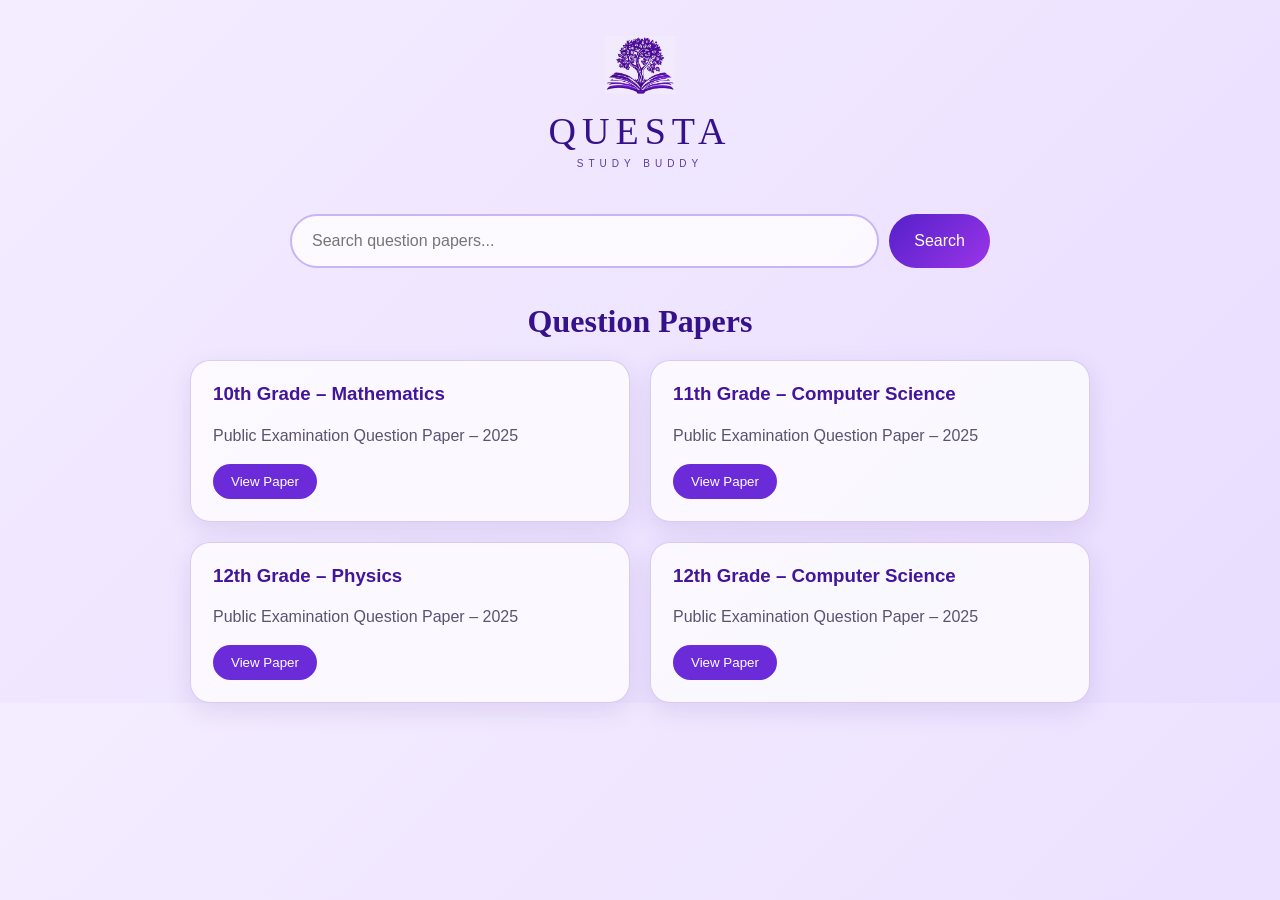
<file: docs/search.html>
<!DOCTYPE html>
<html lang="en">
<head>
    <meta charset="UTF-8">
    <meta name="viewport" content="width=device-width, initial-scale=1.0">
    <link rel="icon" href="ChatGPT Image Sep 13, 2026, 09_36_11 PM.png">
    <title>QUESTA - Study Buddy</title>
    <title>QUESTA - Search</title>
    <link rel="stylesheet"href="style.css">
</head>
<body>
    <style>
        /* PAGE BACKGROUND */
        body {
            margin: 0;
            font-family: Arial, sans-serif;
            background: linear-gradient(135deg, #eee7ff, #d9c9ff);
            color: #35118c;
        }
        /* NAVBAR */
        .nav-container {
            padding: 25px 5%;
        }
        .navbar {
            min-height: 110px;
            padding: 15px 30px;
            border-radius: 30px;

            display: flex;
            align-items: center;
            justify-content: space-between;

            background: rgba(255, 255, 255, 0.55);
            backdrop-filter: blur(20px);

            border: 1px solid rgba(255, 255, 255, 0.8);
            box-shadow: 0 15px 40px rgba(70, 30, 140, 0.12);
        }

        /* LOGO + NAME */
        .questa-brand {
            display: flex;
            align-items: center;
            gap: 12px;
        }
        .questa-brand img {
            width: 65px;
            height: 65px;
            object-fit: contain;
        }

        .brand-name h1 {
            margin: 0;
            font-family: Georgia, serif;
            font-size: 32px;
            letter-spacing: 4px;
            color: #35118c;
        }

        .brand-name span {
            display: block;
            margin-top: 3px;
            font-size: 8px;
            letter-spacing: 5px;
            font-weight: bold;
            color: #5b3ca0;
        }

        /* NAV LINKS */
        .nav-links {
            display: flex;
            gap: 35px;
        }

        .nav-links a {
            text-decoration: none;
            color: #25135f;
            font-weight: 600;
            transition: 0.3s;
        }

        .nav-links a:hover {
            color: #7b2cff;
            text-shadow: 0 0 12px rgba(123, 44, 255, 0.5);
        }

        /* NAV BUTTONS */
        .nav-buttons {
            display: flex;
            gap: 12px;
        }

        .nav-btn {
            width: 50px;
            height: 50px;
            border: none;
            border-radius: 17px;

            background: rgba(255, 255, 255, 0.65);

            font-size: 20px;
            cursor: pointer;

            transition: 0.3s;
        }

        .nav-btn:hover {
            transform: translateY(-3px);
            box-shadow: 0 0 20px rgba(111, 44, 255, 0.35);
        }

        /* SEARCH PAGE */
        .search-page {
            min-height: 70vh;

            display: flex;
            justify-content: center;
            align-items: center;

            text-align: center;
            padding: 50px 20px;
        }

        .search-content {
            width: 100%;
            max-width: 750px;
        }

        /* SEARCH BADGE */
        .search-badge {
            display: inline-block;

            padding: 10px 20px;
            border-radius: 25px;

            background: rgba(255, 255, 255, 0.5);

            color: #4b2394;

            font-size: 13px;
            font-weight: bold;
            letter-spacing: 1px;

            box-shadow: 0 5px 20px rgba(70, 30, 140, 0.1);
        }

        /* HEADING */
        .search-content h2 {
            margin-top: 25px;

            font-family: Georgia, serif;
            font-size: 45px;

            color: #35118c;

            text-shadow: 0 0 15px rgba(90, 40, 180, 0.15);
        }

        .search-content p {
            margin: 15px 0 30px;

            color: #66577c;
            font-size: 16px;
        }

        /* SEARCH BOX */
        .search-main-box {
            display: flex;
            align-items: center;

            padding: 8px;

            border-radius: 22px;

            background: rgba(255, 255, 255, 0.6);

            border: 1px solid rgba(255, 255, 255, 0.9);

            backdrop-filter: blur(20px);

            box-shadow:
                0 15px 40px rgba(70, 30, 140, 0.15),
                0 0 25px rgba(130, 70, 255, 0.1);
        }

        .search-main-box input {
            flex: 1;

            border: none;
            outline: none;

            background: transparent;

            padding: 15px 18px;

            font-size: 15px;
            color: #35118c;
        }

        .search-main-box input::placeholder {
            color: #8a7aa5;
        }

        .search-main-box button {
            width: 50px;
            height: 50px;

            border: none;
            border-radius: 16px;

            background: linear-gradient(
                135deg,
                #8b2cff,
                #5010bd
            );

            color: white;

            cursor: pointer;

            font-size: 18px;

            transition: 0.3s;
        }

        .search-main-box button:hover {
            transform: scale(1.08);

            box-shadow:
                0 0 15px rgba(120, 40, 255, 0.7),
                0 0 30px rgba(120, 40, 255, 0.4);
        }

        /* MOBILE */
        @media (max-width: 800px) {

            .navbar {
                flex-direction: column;
                gap: 20px;
            }

            .nav-links {
                gap: 15px;
                flex-wrap: wrap;
                justify-content: center;
            }

            .questa-brand {
                justify-content: center;
            }

            .search-content h2 {
                font-size: 35px;
            }
        }
        body {
            margin: 0;
            font-family: Arial, sans-serif;
            background: linear-gradient(135deg, #f4edff, #e9ddff);
            color: #28105f;
        }

        /* Header */
        .header {
            text-align: center;
            padding: 30px 20px 15px;
        }

        .logo {
            width: 70px;
            height: 70px;
            object-fit: contain;
        }

        .website-name {
            font-family: Georgia, serif;
            font-size: 38px;
            letter-spacing: 6px;
            margin: 5px 0;
            color: #35118c;
        }

        .tagline {
            font-size: 10px;
            letter-spacing: 5px;
            color: #5b3ca0;
        }

        /* Search box */
        .search-container {
            width: 80%;
            max-width: 700px;
            margin: 30px auto;
            display: flex;
            gap: 10px;
        }

        .search-container input {
            flex: 1;
            padding: 16px 20px;
            border-radius: 30px;
            border: 2px solid #c9b5f5;
            outline: none;
            font-size: 16px;
            background: rgba(255,255,255,0.8);
        }

        .search-container button {
            padding: 15px 25px;
            border: none;
            border-radius: 30px;
            background: linear-gradient(135deg, #5420c9, #9b35e8);
            color: white;
            font-size: 16px;
            cursor: pointer;
        }

        /* Heading */
        .heading {
            text-align: center;
            font-family: Georgia, serif;
            font-size: 32px;
            color: #35118c;
            margin: 35px 0 20px;
        }

        /* Results */
        .results {
            width: 85%;
            max-width: 900px;
            margin: auto;
            display: grid;
            grid-template-columns: repeat(2, 1fr);
            gap: 20px;
        }

        .paper {
            padding: 22px;
            border-radius: 20px;
            background: rgba(255,255,255,0.75);
            border: 1px solid rgba(120,70,200,0.25);
            box-shadow: 0 8px 25px rgba(80,40,150,0.12);
            transition: 0.3s;
        }

        .paper:hover {
            transform: translateY(-6px) scale(1.02);
            box-shadow: 0 0 25px rgba(130,60,220,0.45);
        }

        .paper h3 {
            margin-top: 0;
            color: #42159b;
        }

        .paper p {
            color: #5b5270;
            line-height: 1.5;
        }

        .paper button {
            border: none;
            padding: 10px 18px;
            border-radius: 20px;
            background: #6b2bd9;
            color: white;
            cursor: pointer;
        }

        /* Mobile */
        @media (max-width: 700px) {
            .results {
                grid-template-columns: 1fr;
            }

            .search-container {
                width: 90%;
            }
        }
    </style>
</head>

<body>

    <!-- Website Heading -->
    <div class="header">

        <!-- Change logo.png to your logo file name -->
        <img src="logo1.jpeg" class="logo">

        <div class="website-name">QUESTA</div>
        <div class="tagline">STUDY BUDDY</div>

    </div>


    <!-- Search -->
    <div class="search-container">

        <input
            type="text"
            id="searchInput"
            placeholder="Search question papers..."
        >

        <button onclick="searchPapers()">Search</button>

    </div>


    <h2 class="heading">Question Papers</h2>


    <!-- Results -->
    <div class="results" id="results">

        <div class="paper">
            <h3>10th Grade – Mathematics</h3>
            <p>Public Examination Question Paper – 2025</p>
            <button onclick="window.open('10th-Maths-Public-Exam-April-2025-Original-Question-Paper-PDF-Download.pdf', '_blank')">
                View Paper
            </button>
        </div>

        <div class="paper">
            <h3>11th Grade – Computer Science</h3>
            <p>Public Examination Question Paper – 2025</p>
            <button onclick="window.open('11th-Computer-Science-2nd-Revision-Test-2025-Question-Paper-with-Answer-keys-Thenkasi-District-EM-PDF-Download-Here.pdf', '_blank')">
                View Paper
            </button>
        </div>

        <div class="paper">
            <h3>12th Grade – Physics</h3>
            <p>Public Examination Question Paper – 2025</p>
            <button onclick="window.open('12th-Physics-Public-Exam-March-2025-Original-Question-Paper-PDF-Download.pdf', '_blank')">
                View Paper
            </button>
        </div>

        <div class="paper">
            <h3>12th Grade – Computer Science</h3>
            <p>Public Examination Question Paper – 2025</p>
            <button onclick="window.open('12th-Computer-Science-Public-Exam-March-2025-Original-Question-Paper-PDF-Download.pdf', '_blank')">
                View Paper
            </button>
        </div>

    </div>


    <script>

        function searchPapers() {

            let searchText =
                document.getElementById("searchInput").value.toLowerCase();

            let papers =
                document.querySelectorAll(".paper");

            papers.forEach(function(paper) {

                let text = paper.innerText.toLowerCase();

                if (searchText === "" || text.includes(searchText)) {
                    paper.style.display = "block";
                } else {
                    paper.style.display = "none";
                }

            });

        }
    </script>
    </style>
</body>
</html>
</file>
<file: docs/glow.css>
/* =========================================
   QUESTA TEXT HOVER GLOW EFFECT
   ========================================= */

/* Smooth animation for all selected text */
.navbar a,
.hero h1,
.hero h2,
.hero p,
.class-section h2,
.class-section h3,
.class-section p,
.steps-section h2,
.step-card h3,
.step-card p,
.ai-section h2,
.ai-section h3,
.ai-section p,
.footer h3,
.footer p,
.footer a {
    transition: all 0.3s ease;
}

/* =========================================
   NAVBAR
   ========================================= */

.navbar a:hover {
    color: #8b5cf6;
    transform: translateY(-3px) scale(1.05);

    text-shadow:
        0 0 6px rgba(139, 92, 246, 0.8),
        0 0 15px rgba(139, 92, 246, 0.6),
        0 0 25px rgba(139, 92, 246, 0.4);
}


/* =========================================
   HERO SECTION
   ========================================= */

.hero h1:hover,
.hero h2:hover {
    transform: translateY(-5px) scale(1.02);

    text-shadow:
        0 0 8px rgba(139, 92, 246, 0.8),
        0 0 20px rgba(139, 92, 246, 0.6),
        0 0 35px rgba(139, 92, 246, 0.4);
}

.hero p:hover {
    transform: translateY(-5px);

    text-shadow:
        0 0 6px rgba(139, 92, 246, 0.6),
        0 0 15px rgba(139, 92, 246, 0.4);
}


/* =========================================
   CLASS SECTION
   ========================================= */

.class-section h2:hover,
.class-section h3:hover,
.class-section p:hover {
    transform: translateY(-4px);

    text-shadow:
        0 0 7px rgba(139, 92, 246, 0.8),
        0 0 18px rgba(139, 92, 246, 0.5),
        0 0 28px rgba(139, 92, 246, 0.3);
}


/* =========================================
   FOUR STEP SECTION
   ========================================= */

.steps-section h2:hover,
.step-card h3:hover,
.step-card p:hover {
    transform: translateY(-4px);

    text-shadow:
        0 0 7px rgba(139, 92, 246, 0.8),
        0 0 18px rgba(139, 92, 246, 0.5),
        0 0 28px rgba(139, 92, 246, 0.3);
}


/* =========================================
   AI SECTION - TEXT BOX GLOW
   ========================================= */

.ai-section .ai-card,
.ai-section .ai-box,
.ai-section .feature-box {
    transition: all 0.35s ease;
}

.ai-section .ai-card:hover,
.ai-section .ai-box:hover,
.ai-section .feature-box:hover {
    transform: translateY(-8px) scale(1.02);

    box-shadow:
        0 0 10px rgba(139, 92, 246, 0.55),
        0 0 25px rgba(139, 92, 246, 0.45),
        0 0 45px rgba(139, 92, 246, 0.25);
}


/* AI TEXT INSIDE BOX */

.ai-section .ai-card:hover h3,
.ai-section .ai-card:hover p,
.ai-section .ai-box:hover h3,
.ai-section .ai-box:hover p,
.ai-section .feature-box:hover h3,
.ai-section .feature-box:hover p {
    transform: translateY(-2px);

    text-shadow:
        0 0 6px rgba(139, 92, 246, 0.8),
        0 0 15px rgba(139, 92, 246, 0.6);
}
.ai-card{
    transition: all 0.3s ease;
}
.ai-card:hover{
    transform: translateY(-6px);
    box-shadow: 0 0 15px rgba(155,80,255,0.45),0 0 35px rgba(155, 80,255,0.25);
}


/* =========================================
   FOOTER - TEXT GLOW
   ========================================= */

.footer {
    position: relative;
}

.footer h3,
.footer p,
.footer a {
    transition: all 0.35s ease;
}

.footer h3:hover,
.footer p:hover,
.footer a:hover {
    transform: translateY(-3px);

    text-shadow:
        0 0 5px rgba(255, 255, 255, 0.9),
        0 0 12px rgba(180, 140, 255, 0.9),
        0 0 25px rgba(139, 92, 246, 0.7);
}


/* =========================================
   FOOTER BRAND GLOW
   ========================================= */

.footer-brand {
    transition: all 0.35s ease;
}

.footer-brand:hover {
    transform: translateY(-5px);

    filter:
        drop-shadow(0 0 8px rgba(255, 255, 255, 0.7))
        drop-shadow(0 0 20px rgba(139, 92, 246, 0.7));
}
.ai-robot {
    width: 180px;
    height: 180px;
    display: flex;
    align-items: center;
    justify-content: center;
    animation: robotFloat 3s ease-in-out infinite;
}

.ai-robot svg {
    width: 100%;
    height: 100%;
    filter: drop-shadow(0 0 12px #A879E8);
}

@keyframes robotFloat {
    0%, 100% {
        transform: translateY(0);
    }
    50% {
        transform: translateY(-8px);
    }
}
.feature-list {
    display: flex;
    flex-direction: column;
    gap: 14px;
    width: 100%;
}

.feature-btn {
    width: 100%;
    min-height: 65px;
    padding: 12px 20px;

    display: flex;
    align-items: center;
    gap: 15px;

    border: 1px solid rgba(220, 195, 255, 0.45);
    border-radius: 35px;

    background: linear-gradient(
        120deg,
        rgba(170, 125, 255, 0.22),
        rgba(110, 65, 210, 0.30)
    );

    color: #FFFFFF;
    font-size: 17px;
    font-weight: 600;
    text-align: left;

    cursor: pointer;
    transition: all 0.3s ease;
}

.feature-icon {
    width: 38px;
    height: 38px;
    min-width: 38px;

    display: flex;
    align-items: center;
    justify-content: center;

    border-radius: 50%;
    background: rgba(220, 195, 255, 0.20);
    font-size: 19px;
}

.feature-arrow {
    margin-left: auto;
    font-size: 21px;
    opacity: 0.7;
}

.feature-btn:hover {
    transform: translateY(-4px);
    background: linear-gradient(
        120deg,
        rgba(180, 135, 255, 0.38),
        rgba(130, 80, 225, 0.45)
    );
    border-color: #D9BFFF;
    box-shadow: 0 8px 22px rgba(170, 115, 255, 0.25);
}

.feature-btn:hover .feature-arrow {
    transform: translateX(5px);
    opacity: 1;
}

.feature-arrow {
    transition: 0.3s ease;
}/* SOCIAL MEDIA FOOTER */

.social-section {
    text-align: center;
    padding: 25px 10px;
}

.social-heading {
    color: #DCCBFF;
    font-size: 13px;
    letter-spacing: 3px;
    font-weight: 600;
    margin-bottom: 25px;
}

.social-icons {
    display: flex;
    justify-content: center;
    align-items: center;
    gap: 22px;
    flex-wrap: wrap;
}

.social-icon {
    width: 58px;
    height: 58px;

    display: flex;
    justify-content: center;
    align-items: center;

    color: #FFFFFF;
    font-size: 23px;
    text-decoration: none;

    background: linear-gradient(
        145deg,
        rgba(160, 120, 255, 0.28),
        rgba(85, 50, 170, 0.38)
    );

    border: 1px solid rgba(205, 180, 255, 0.45);
    border-radius: 50%;

    box-shadow:
        0 5px 18px rgba(10, 0, 50, 0.25),
        inset 0 1px 8px rgba(255, 255, 255, 0.12);

    transition: all 0.35s ease;
}

.social-icon:hover {
    transform: translateY(-7px) scale(1.08);

    background: linear-gradient(
        145deg,
        #7543C5,
        #A16BEE
    );

    border-color: #E6D6FF;

    box-shadow:
        0 8px 25px rgba(155, 100, 255, 0.45),
        0 0 15px rgba(190, 150, 255, 0.3);

    color: #FFFFFF;
}

.social-caption {
    color: #BCA9E8;
    font-size: 12px;
    letter-spacing: 1px;
    margin-top: 20px;
}

@media (max-width: 480px) {
    .social-icons {
        gap: 15px;
    }

    .social-icon {
        width: 50px;
        height: 50px;
        font-size: 20px;
    }
}
</file>
<file: docs/style.css>
/* Name Popup */
.name-popup {
  position: fixed;
  inset: 0;
  z-index: 9999;
  display: flex;
  justify-content: center;
  align-items: center;
  background: rgba(45, 15, 80, 0.55);
  backdrop-filter: blur(15px);
}

.name-card {
  width: min(400px, 90%);
  padding: 40px 30px;
  text-align: center;
  border-radius: 30px;
  background: rgba(255, 255, 255, 0.75);
  border: 1px solid rgba(255, 255, 255, 0.9);
  box-shadow: 0 25px 70px rgba(50, 10, 100, 0.3);
  backdrop-filter: blur(25px);
}

.logo-circle {
  width: 70px;
  height: 70px;
  margin: 0 auto 18px;
  display: grid;
  place-items: center;
  border-radius: 22px;
  background: linear-gradient(135deg, #8b3cff, #5314c8);
  color: white;
  font: bold 35px Georgia, serif;
  box-shadow: 0 12px 25px rgba(90, 20, 200, 0.3);
}

.name-card h2 {
  color: #32105c;
  margin-bottom: 8px;
  font-family: Georgia, serif;
}

.name-card p {
  color: #725c85;
  margin-bottom: 22px;
}

.name-card input {
  width: 100%;
  padding: 15px 18px;
  border: 1px solid #d9c8ee;
  border-radius: 15px;
  outline: none;
  font-size: 16px;
  background: rgba(255,255,255,0.8);
}

.name-card input:focus {
  border-color: #7427e8;
  box-shadow: 0 0 0 4px rgba(116,39,232,0.1);
}

.name-card button {
  width: 100%;
  margin-top: 18px;
  padding: 15px;
  border: none;
  border-radius: 50px;
  background: linear-gradient(135deg, #812aff, #4e12c7);
  color: white;
  font-weight: bold;
  font-size: 15px;
  cursor: pointer;
}
</file>
